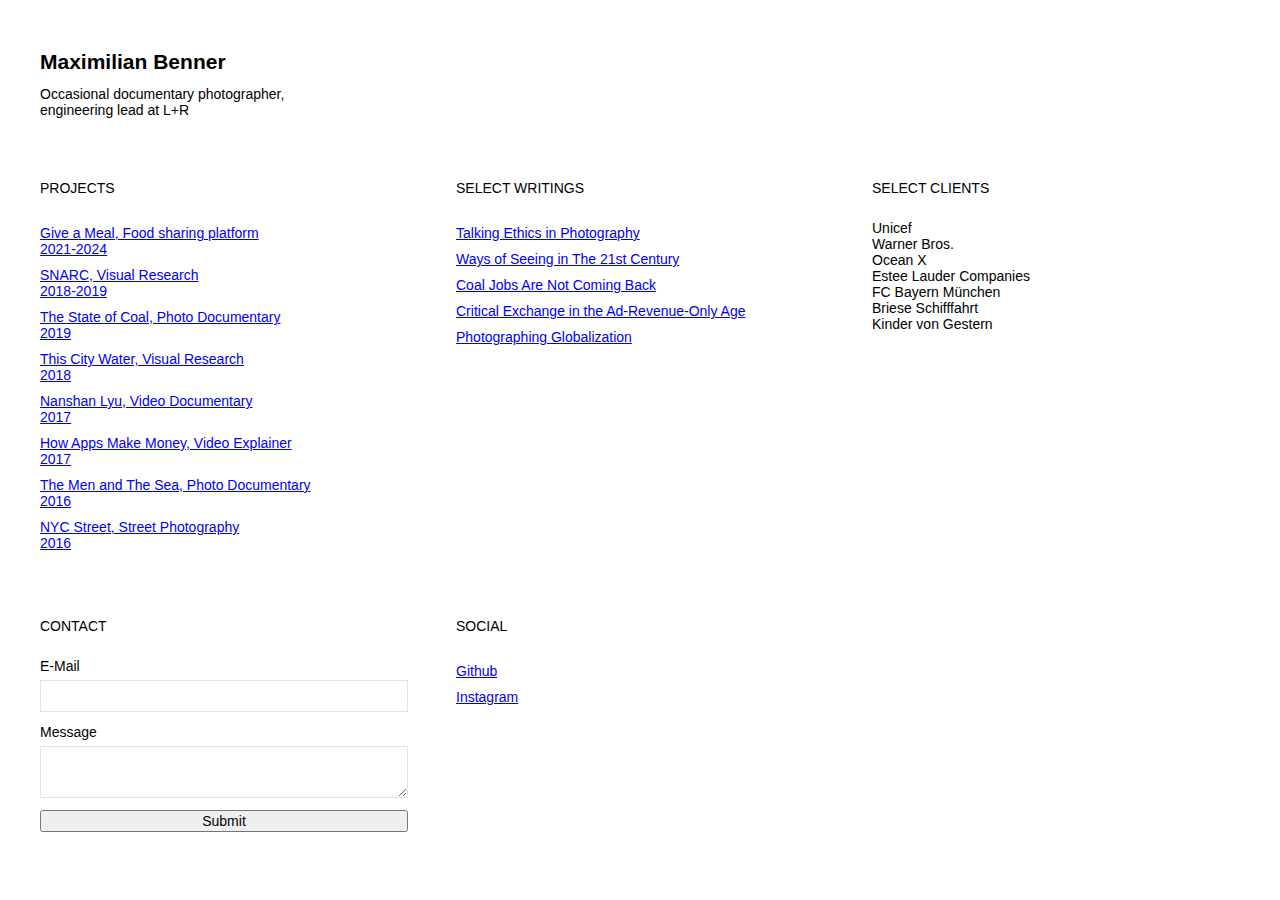
<file: public/index.html>
<!DOCTYPE html>
<html>
  <head>
    <meta charset="utf-8" />
    <meta name="viewport" content="width=device-width, initial-scale=1" />
    <title>Maximilian Benner - Home</title>

    <link rel="stylesheet" href="index.css" />
    <link rel="stylesheet" href="styles.css" />
  </head>

  <body>
    <nav>Maximilian Benner</nav>
    <p style="max-width: 300px; margin-top: 12px">
      Occasional documentary photographer, engineering lead at L+R
    </p>

    <!--Info Wrapper-->
    <div class="column-wrapper">
      <div class="portfolio-box">
        <h3>PROJECTS</h3>
        <a class="hoverbox" href="https://www.give-a-meal.org" target="_blank"
          >Give a Meal, Food sharing platform<br />2021-2024</a
        >
        <a class="hoverbox" href="./projects/snarc.html"
          >SNARC, Visual Research<br />2018-2019</a
        >
        <a class="hoverbox" href="./projects/state-of-coal.html"
          >The State of Coal, Photo Documentary<br />2019</a
        >
        <a class="hoverbox" href="./projects/this-city-water.html"
          >This City Water, Visual Research<br />2018</a
        >
        <a class="hoverbox" href="https://vimeo.com/246730854" target="_blank"
          >Nanshan Lyu, Video Documentary<br />2017</a
        >
        <a class="hoverbox" href="https://vimeo.com/238695118" target="_blank"
          >How Apps Make Money, Video Explainer<br />2017</a
        >
        <a class="hoverbox" href="./projects/the-men-and-the-sea.html"
          >The Men and The Sea, Photo Documentary<br />2016</a
        >
        <a class="hoverbox" href="./projects/nyc-street.html"
          >NYC Street, Street Photography<br />2016</a
        >
      </div>

      <div class="portfolio-box">
        <h3>SELECT WRITINGS</h3>
        <a
          class="hoverbox"
          href="https://fstoppers.com/documentary/talking-ethics-photography-223521"
          target="_empty"
          >Talking Ethics in Photography<br
        /></a>
        <a
          class="hoverbox"
          href="https://medium.com/@maxibenner/snarc-93103a30661e"
          target="_empty"
          >Ways of Seeing in The 21st Century<br
        /></a>
        <a
          class="hoverbox"
          href="https://medium.com/@maxibenner/coal-jobs-are-not-coming-back-81653d517405"
          target="_empty"
          >Coal Jobs Are Not Coming Back<br
        /></a>
        <a
          class="hoverbox"
          href="https://medium.com/@maxibenner/the-newspapers-financing-predicament-2f71573e80e3"
          target="_empty"
          >Critical Exchange in the Ad-Revenue-Only Age<br
        /></a>
        <a
          class="hoverbox"
          href="https://medium.com/@maxibenner/photographing-globalisation-c71bd8fe5364"
          target="_empty"
          >Photographing Globalization<br
        /></a>
      </div>
      <div class="portfolio-box">
        <h3>SELECT CLIENTS</h3>
        <p>
          <span>Unicef<br /></span>
          <span>Warner Bros.<br /></span>
          <span>Ocean X<br /></span>
          <span>Estee Lauder Companies<br /></span>
          <span>FC Bayern München<br /></span>
          <span>Briese Schifffahrt<br /></span>
          <span>Kinder von Gestern<br /></span>
        </p>
      </div>
      <!-- <div class="portfolio-box">
        <h3>EDUCATION</h3>
        <p>BFA Photography/Journalism, The New School<br />2015-2019</p>
      </div>
      <div class="portfolio-box">
        <h3>WORK EXPERIENCE</h3>
        <p>Engineering Lead, L+R<br />2022-present</p>
        <p>Founder, Fotura<br />2019-present</p>
        <p>Photographer, Freelance<br />2017-present</p>
        <p>
          Teaching Assistant, International Center of Photography<br />2018-2019
        </p>
        <p>Staff Writer, Fstoppers<br />2017</p>
        <p>Deputy News Editor, New School Free Press<br />2016</p>
        <p>Editorial Intern, Constantin Entertainment<br />2014</p>
        <p>Assistant to the Manager, Monte Video<br />2013</p>
      </div> -->
      <div class="portfolio-box">
        <h3>CONTACT</h3>
        <form
          action="https://www.simplecontactform.org/submit/66bb43e8e8ac3485287edc28"
          method="POST"
        >
          <!-- <input
            value="https://maximilianbenner.com/success.html"
            type="hidden"
            name="redirect"
          /> -->

          <label for="form-input-email">E-Mail</label>
          <input id="form-input-email" type="email" name="Email" required />
          <label for="form-input-message">Message</label>
          <textarea id="form-input-message" name="Message" required></textarea>

          <input type="hidden" name="are_you_human" />

          <button type="submit">Submit</button>
        </form>
      </div>
      <div class="portfolio-box">
        <h3>SOCIAL</h3>
        <a class="hoverbox" href="https://github.com/maxibenner" target="_blank"
          >Github</a
        >
        <a
          class="hoverbox"
          href="https://www.instagram.com/maximilianbenner/"
          target="_blank"
          >Instagram</a
        >
      </div>
    </div>

    <!-- Scripts -->
    <!-- <script src="./js/preload.js"></script> -->
  </body>
</html>
</file>
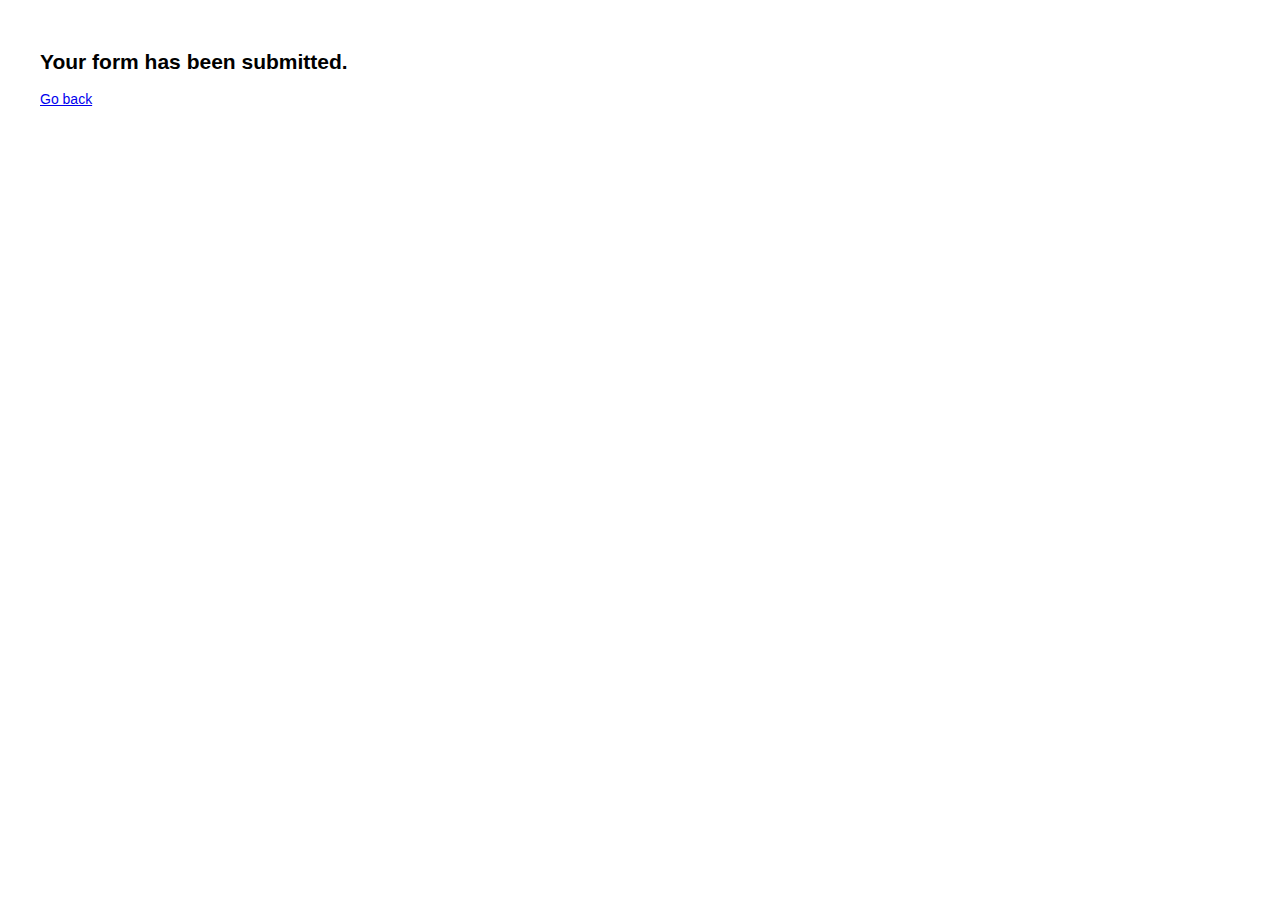
<file: public/success.html>
<!DOCTYPE html>
<html lang="en">
  <head>
    <meta charset="UTF-8" />
    <meta name="viewport" content="width=device-width, initial-scale=1.0" />
    <title>Success</title>

    <link rel="stylesheet" href="index.css" />
    <link rel="stylesheet" href="styles.css" />
  </head>
  <body>
    <h2>Your form has been submitted.</h2>
    <!-- <p>I will get back to you as soon as possible.</p> -->
    <a href="./index.html">Go back</a>
  </body>
</html>
</file>
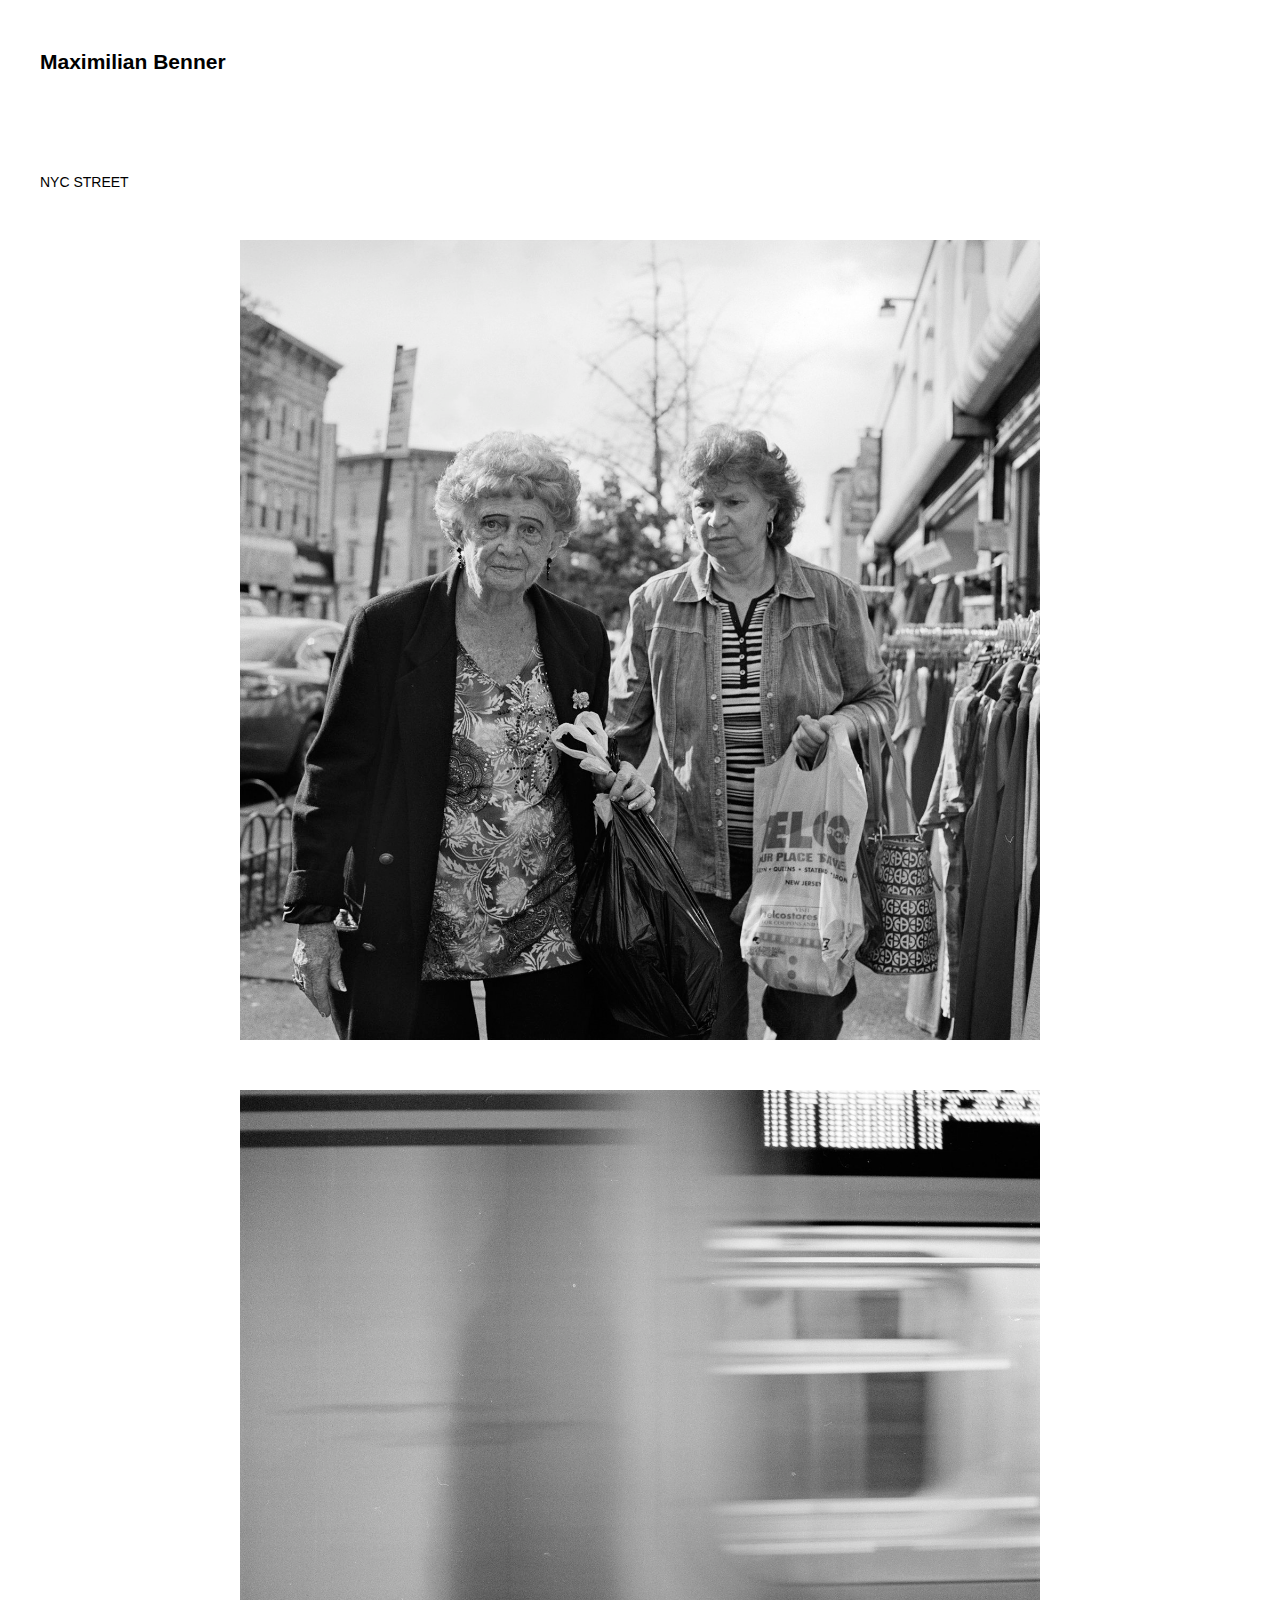
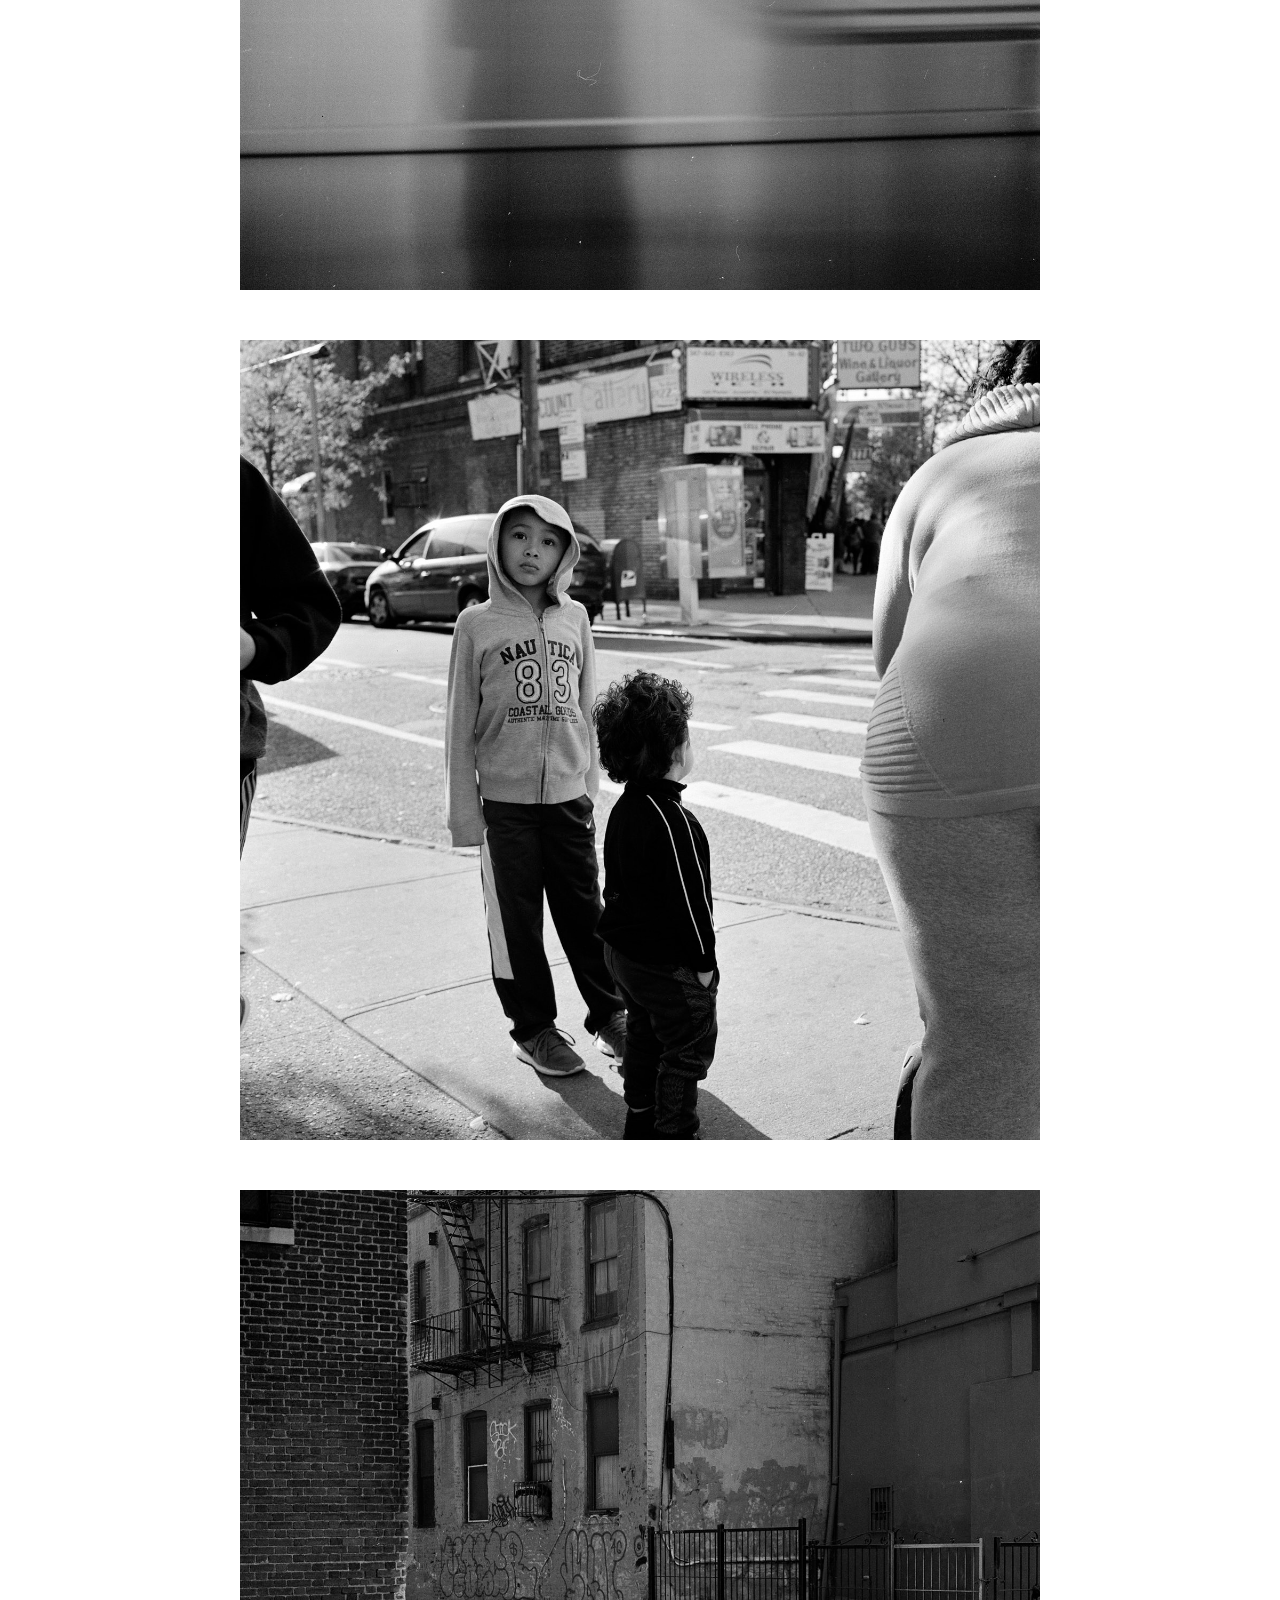
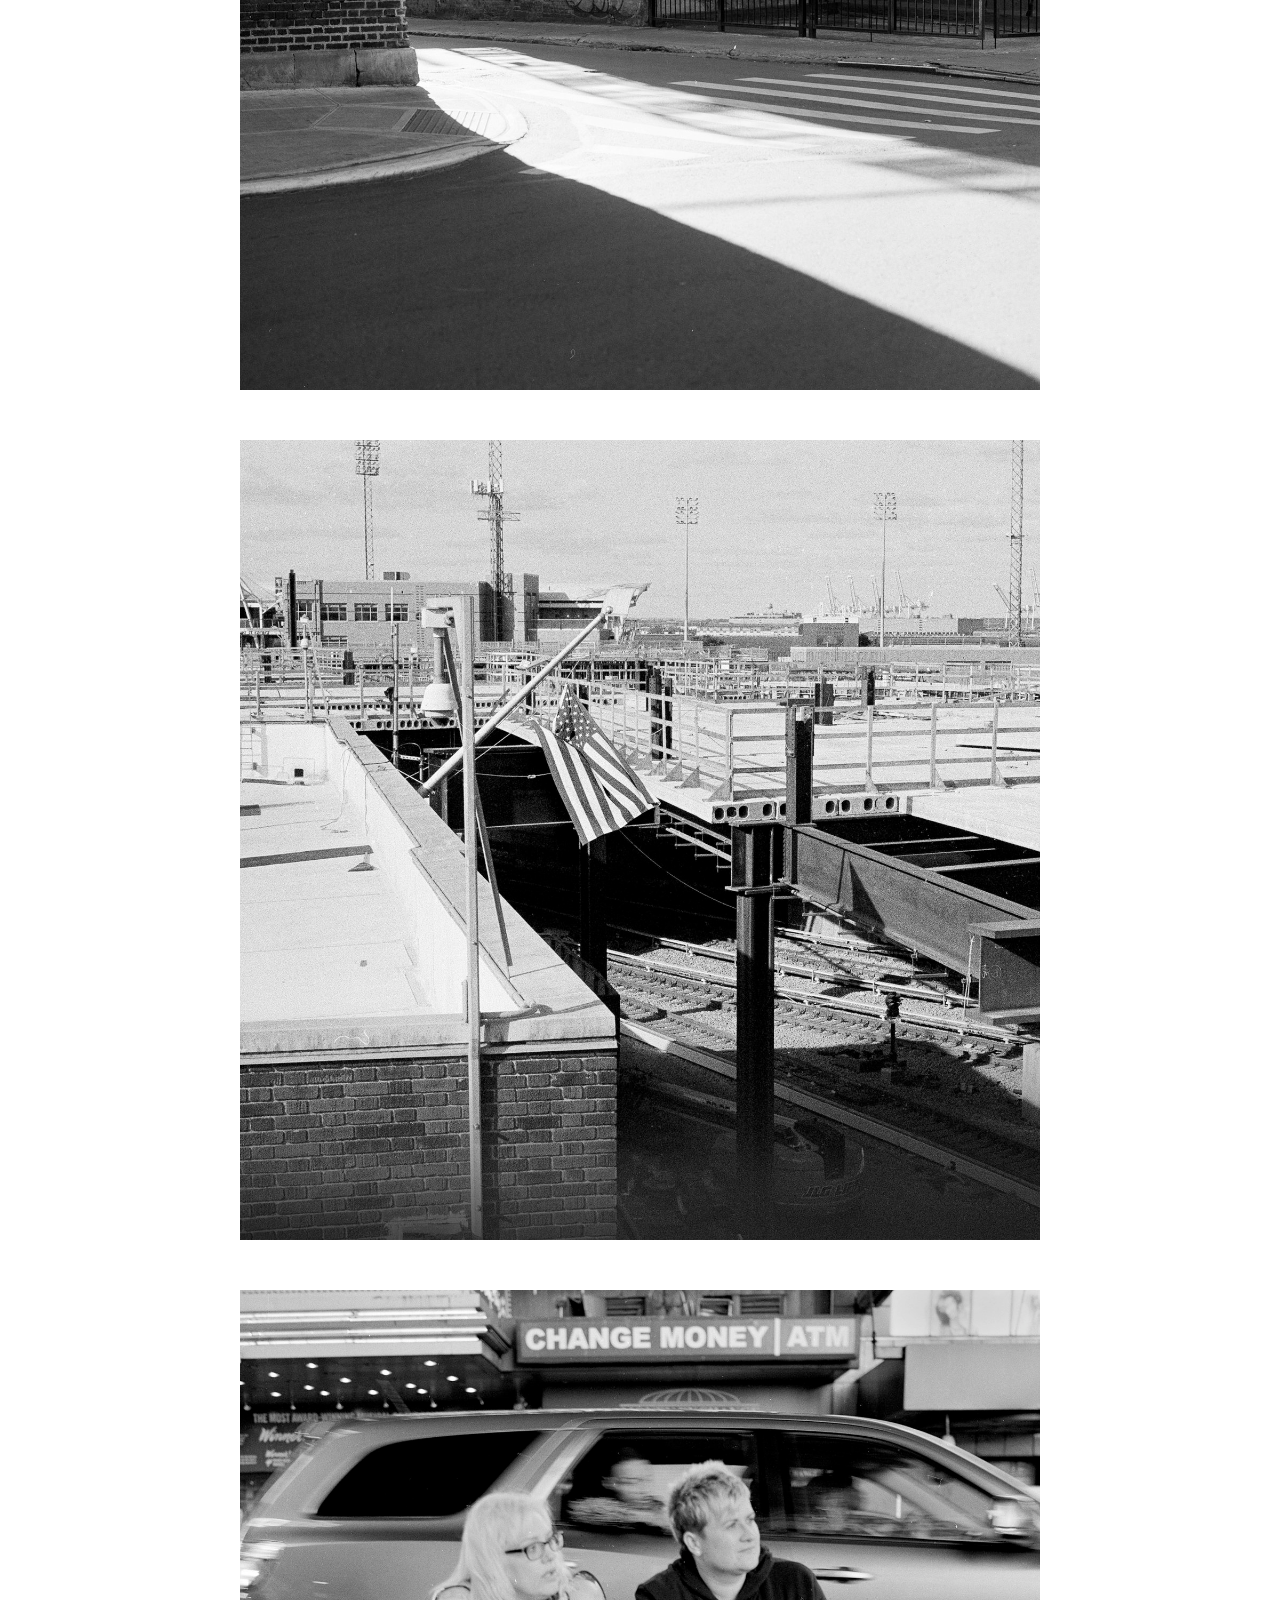
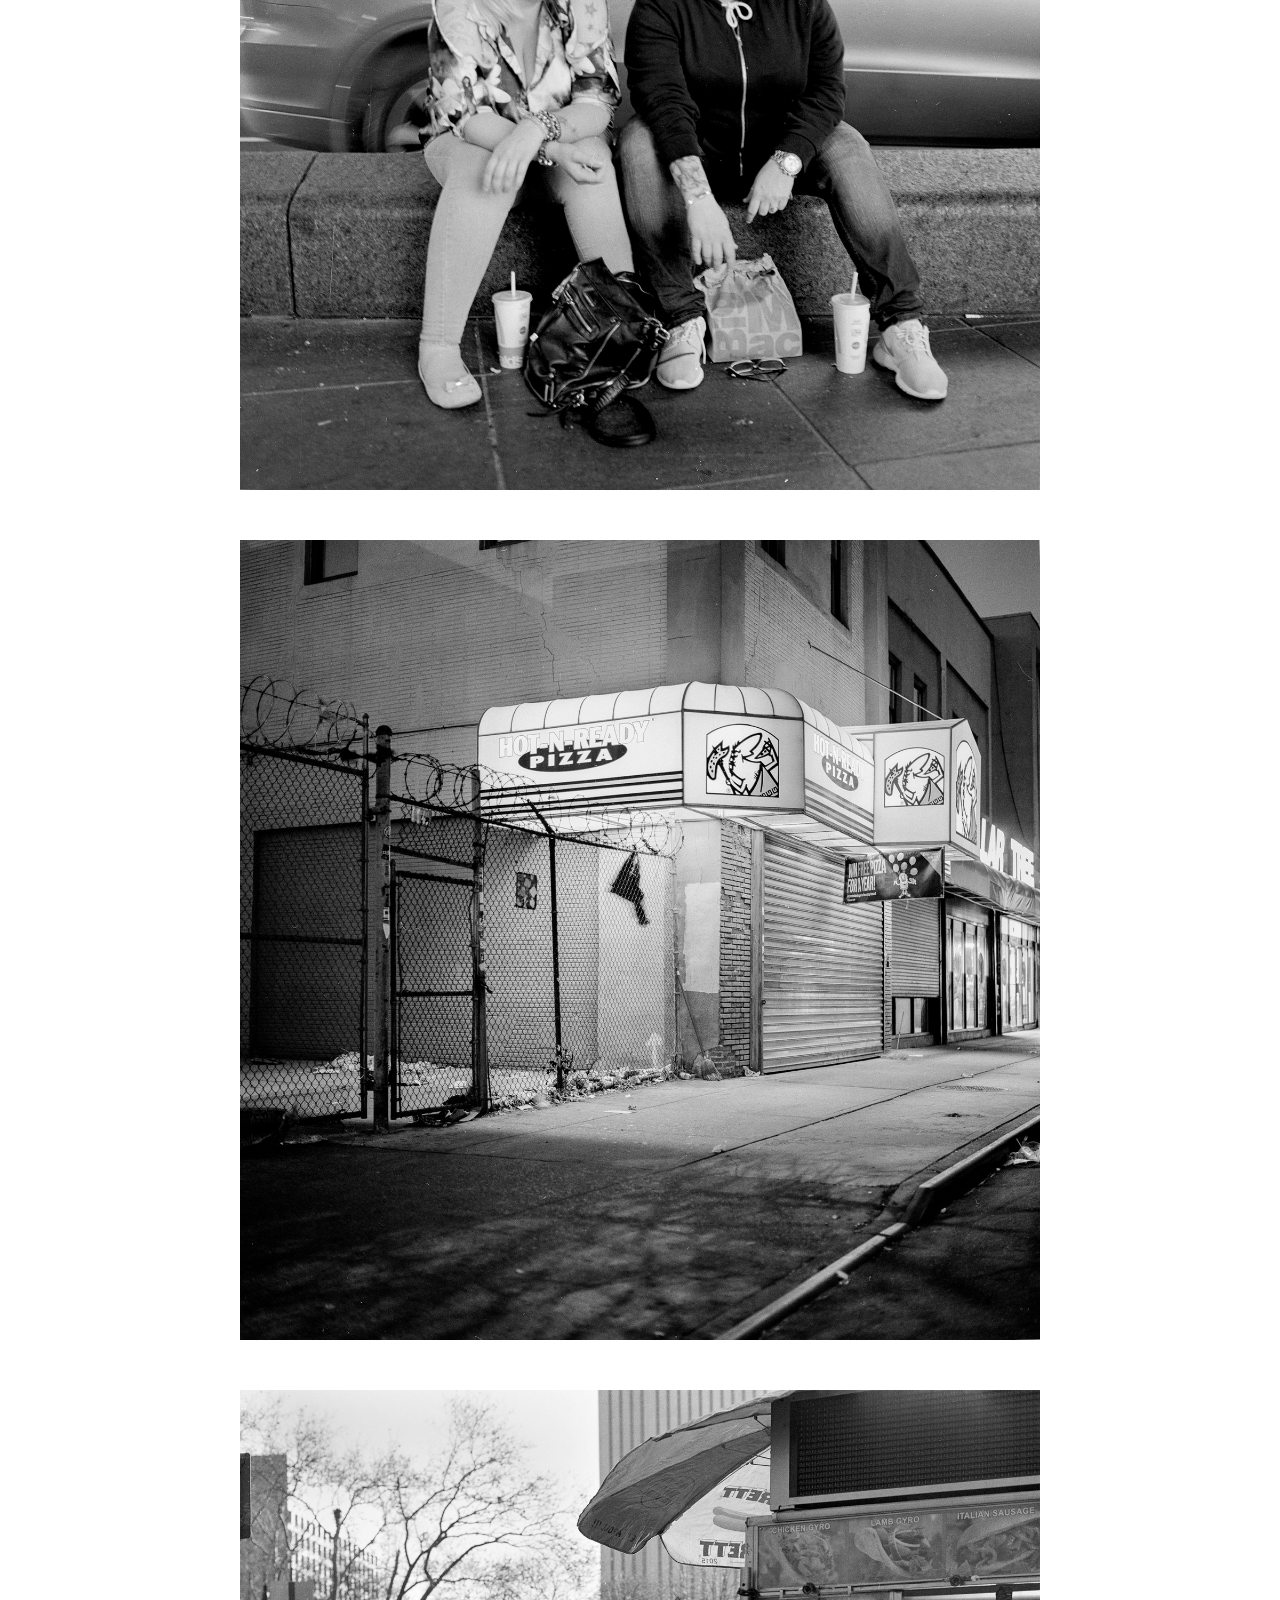
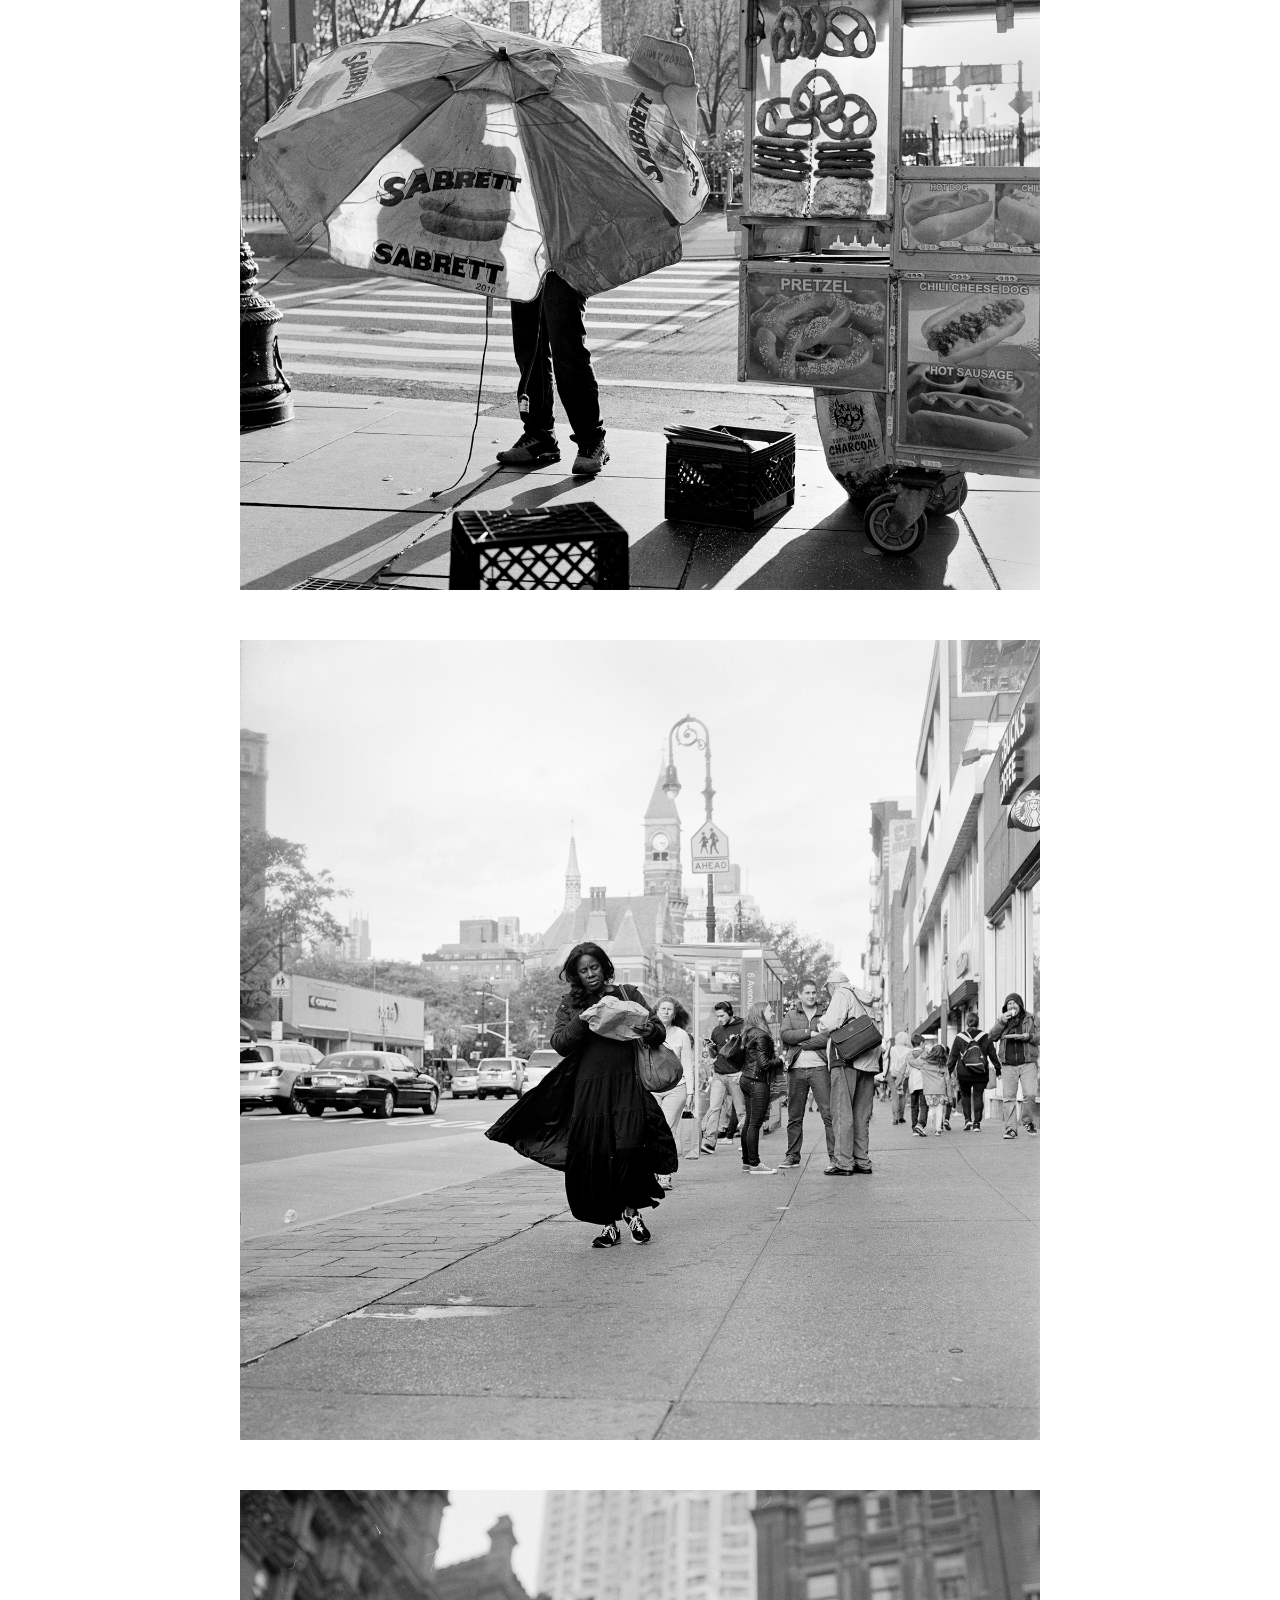
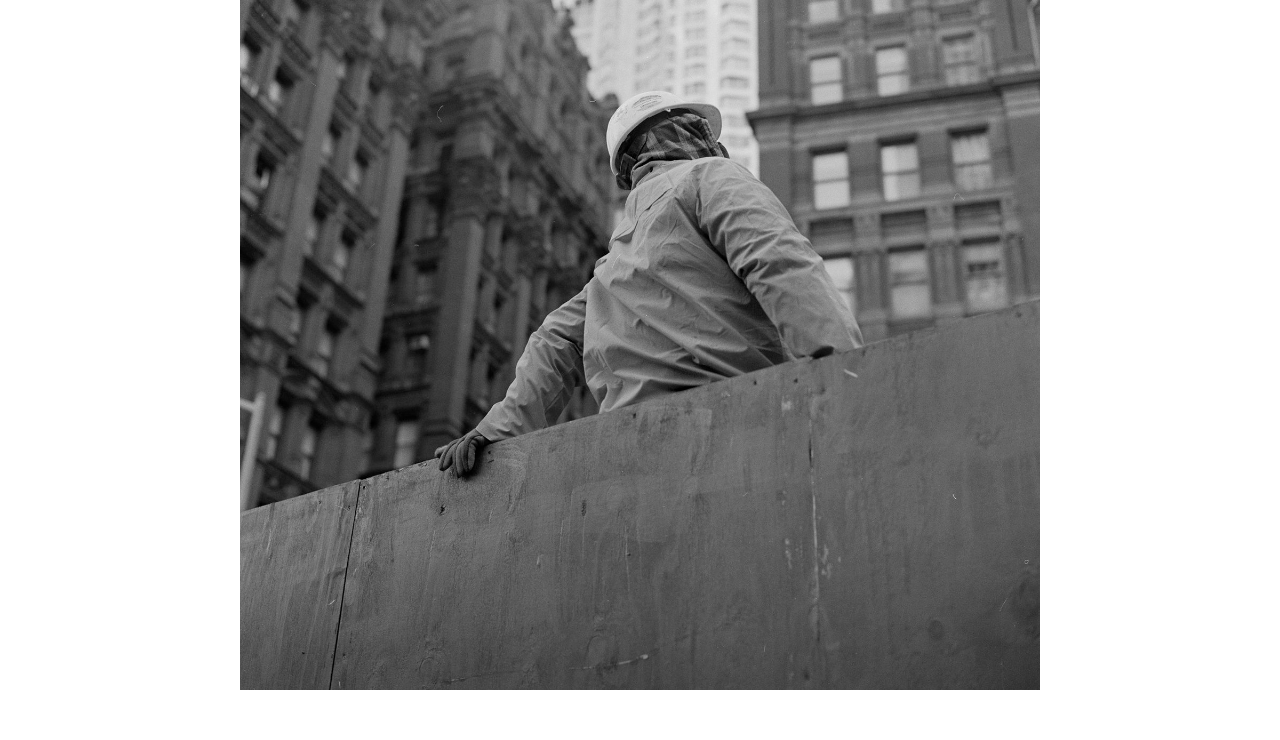
<file: public/projects/nyc-street.html>
<!DOCTYPE html>
<html>
  <head>
    <meta charset="utf-8" />
    <meta name="viewport" content="width=device-width, initial-scale=1" />
    <title>NYC Street</title>

    <link rel="stylesheet" href="../styles.css" />
    <link rel="stylesheet" href="./projects.css" />
  </head>

  <body>
    <nav>Maximilian Benner</nav>

    <!--Wrapper-->
    <div class="content-wrapper">
      <!--Text-->
      <div class="small-text-box">
        <h3>NYC STREET</h3>
      </div>
      <!--Images-->
      <img src="./images/nyc-street/1.jpg" alt="" />
      <img src="./images/nyc-street/2.jpg" alt="" />
      <img src="./images/nyc-street/3.jpg" alt="" />
      <img src="./images/nyc-street/4.jpg" alt="" />
      <img src="./images/nyc-street/5.jpg" alt="" />
      <img src="./images/nyc-street/6.jpg" alt="" />
      <img src="./images/nyc-street/7.jpg" alt="" />
      <img src="./images/nyc-street/8.jpg" alt="" />
      <img src="./images/nyc-street/9.jpg" alt="" />
      <img src="./images/nyc-street/10.jpg" alt="" />
    </div>

    <!--Back Button-->
    <!-- <div class='back-wrapper'>
    <a href='../index.html'>⬅ back</a>
  </div> -->
  </body>
</html>
</file>
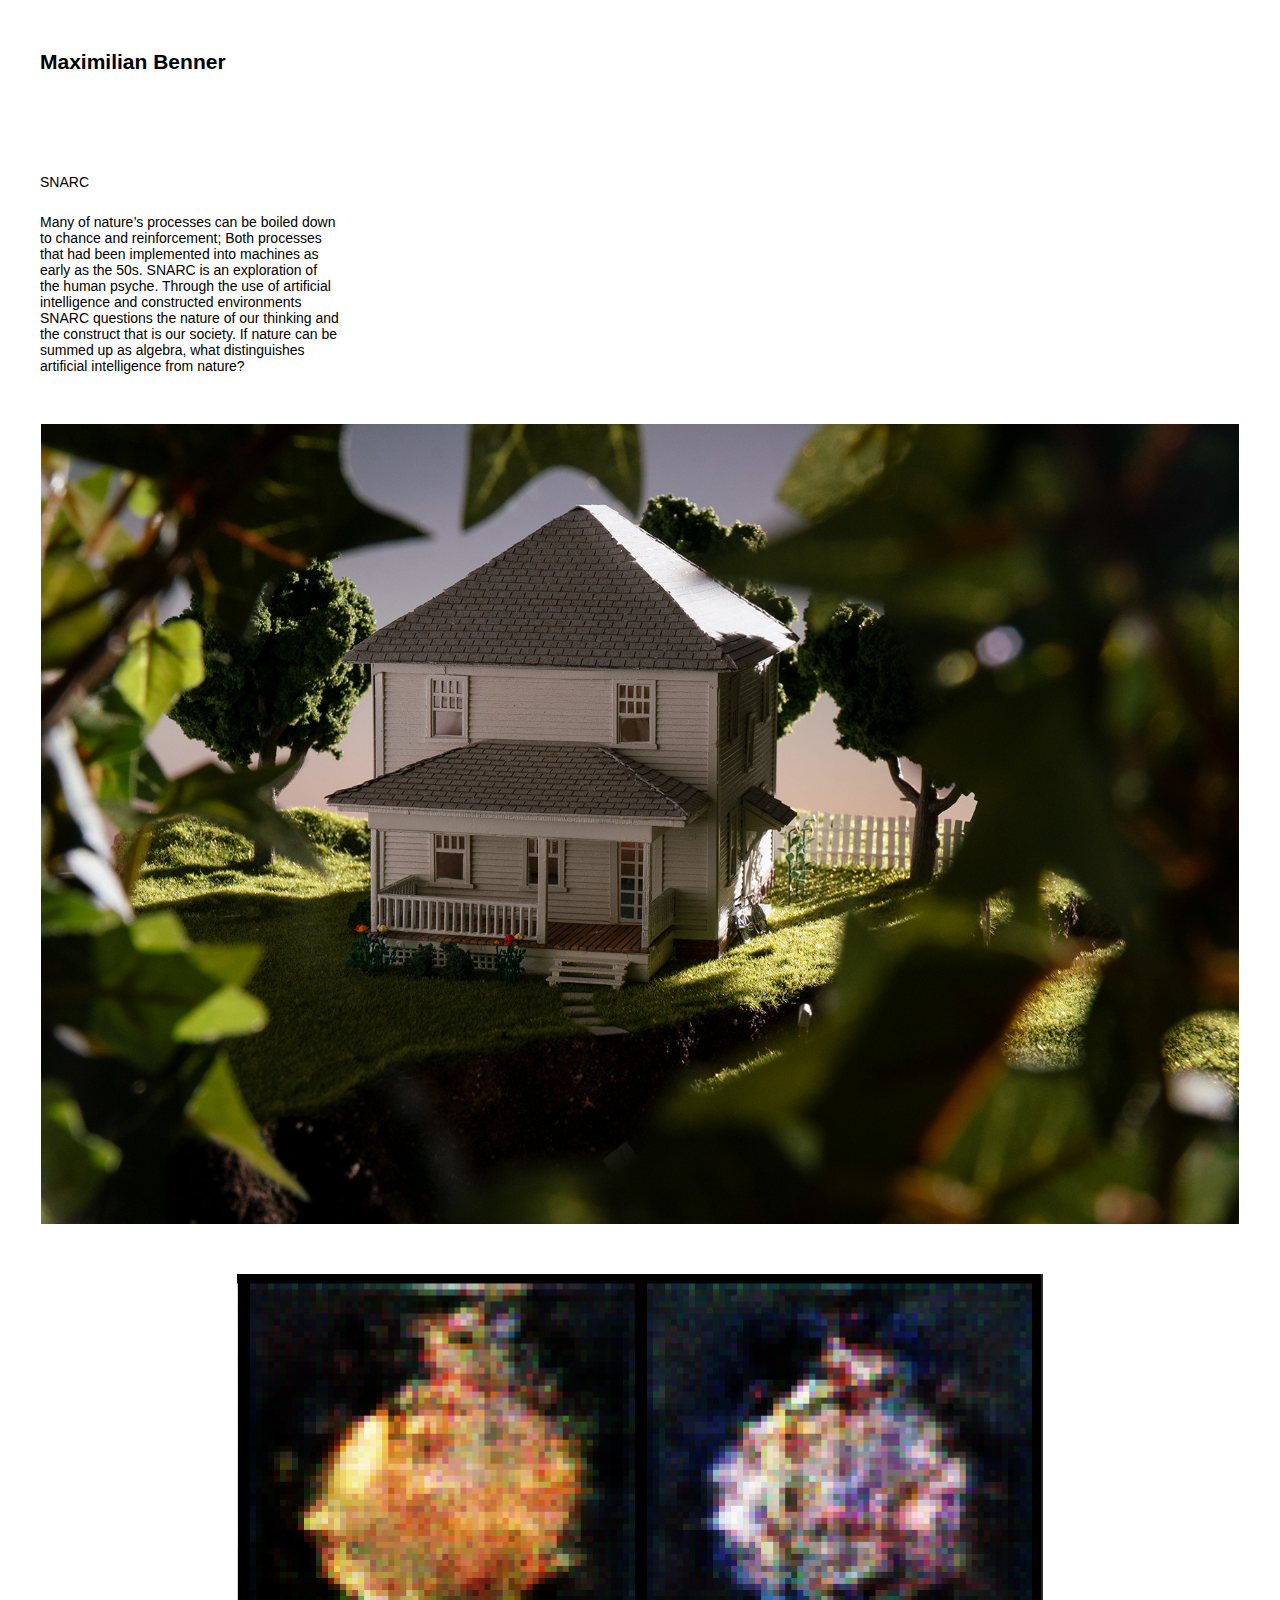
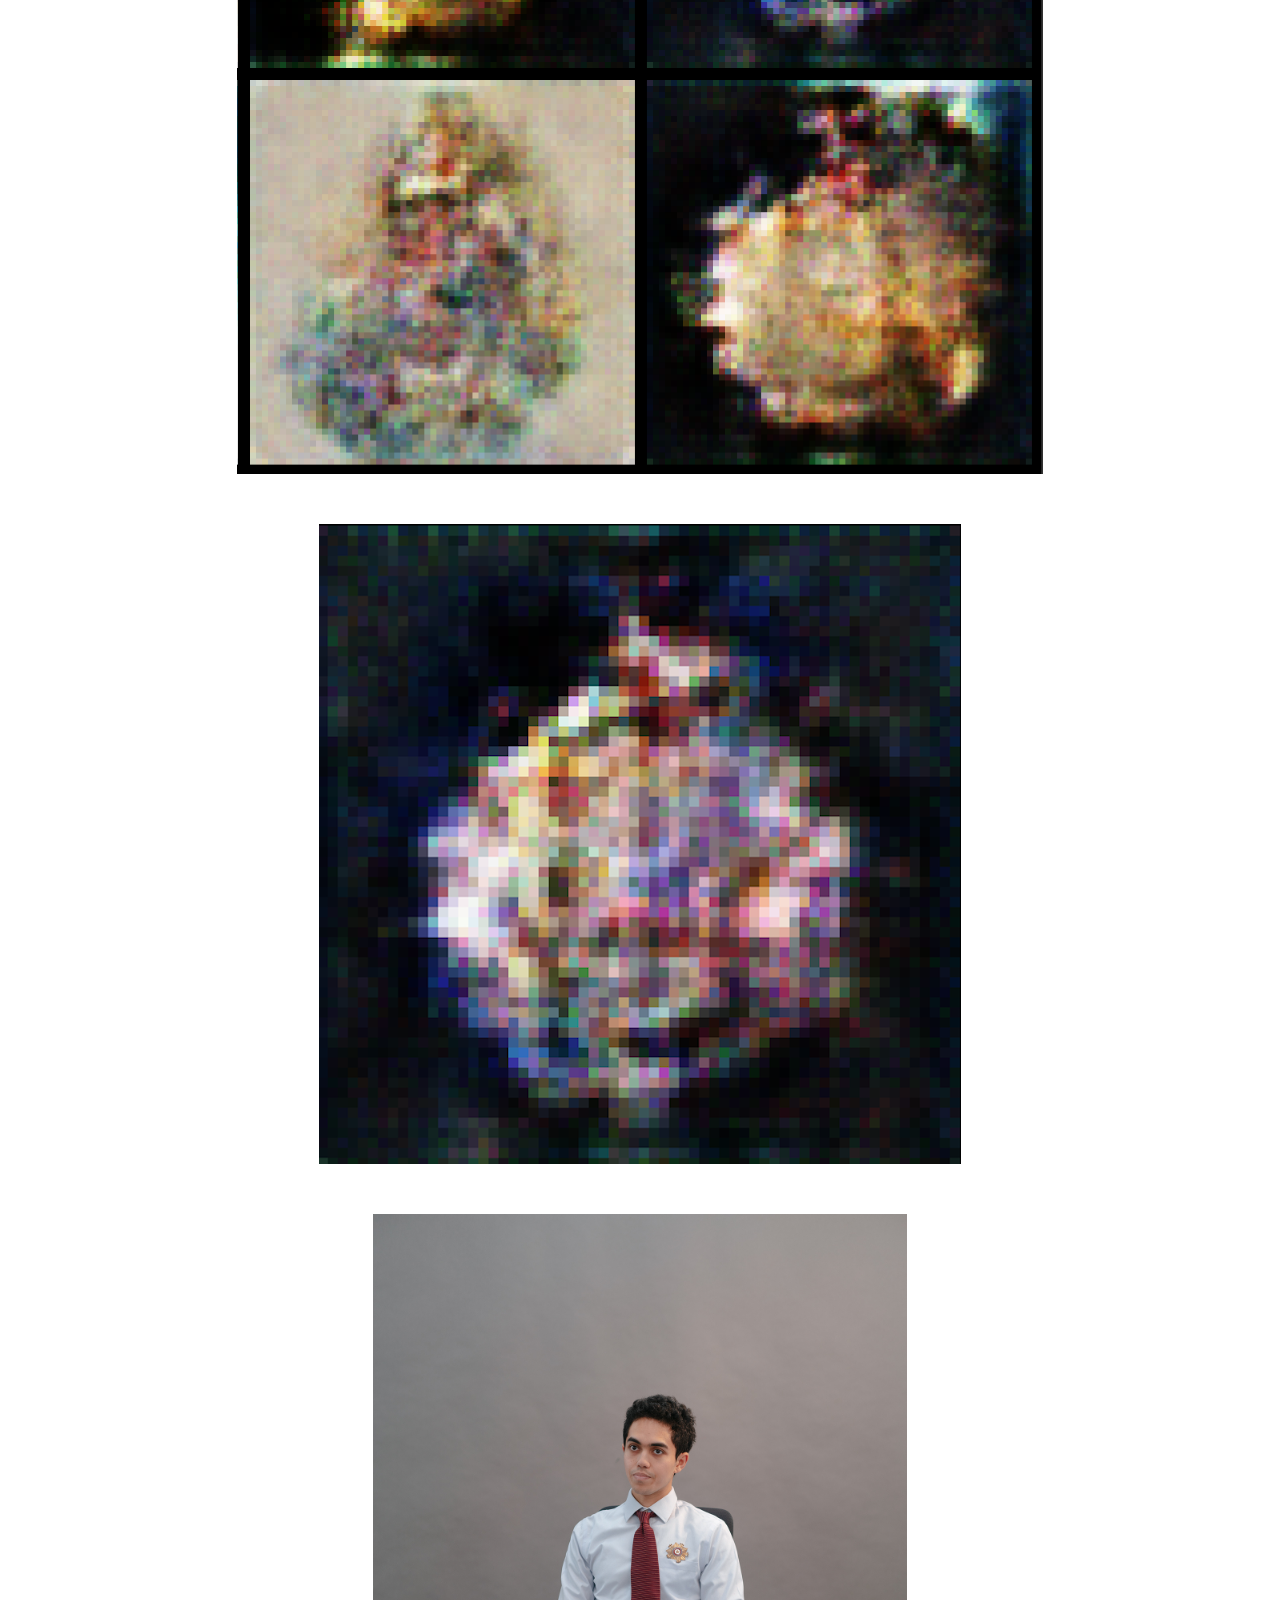
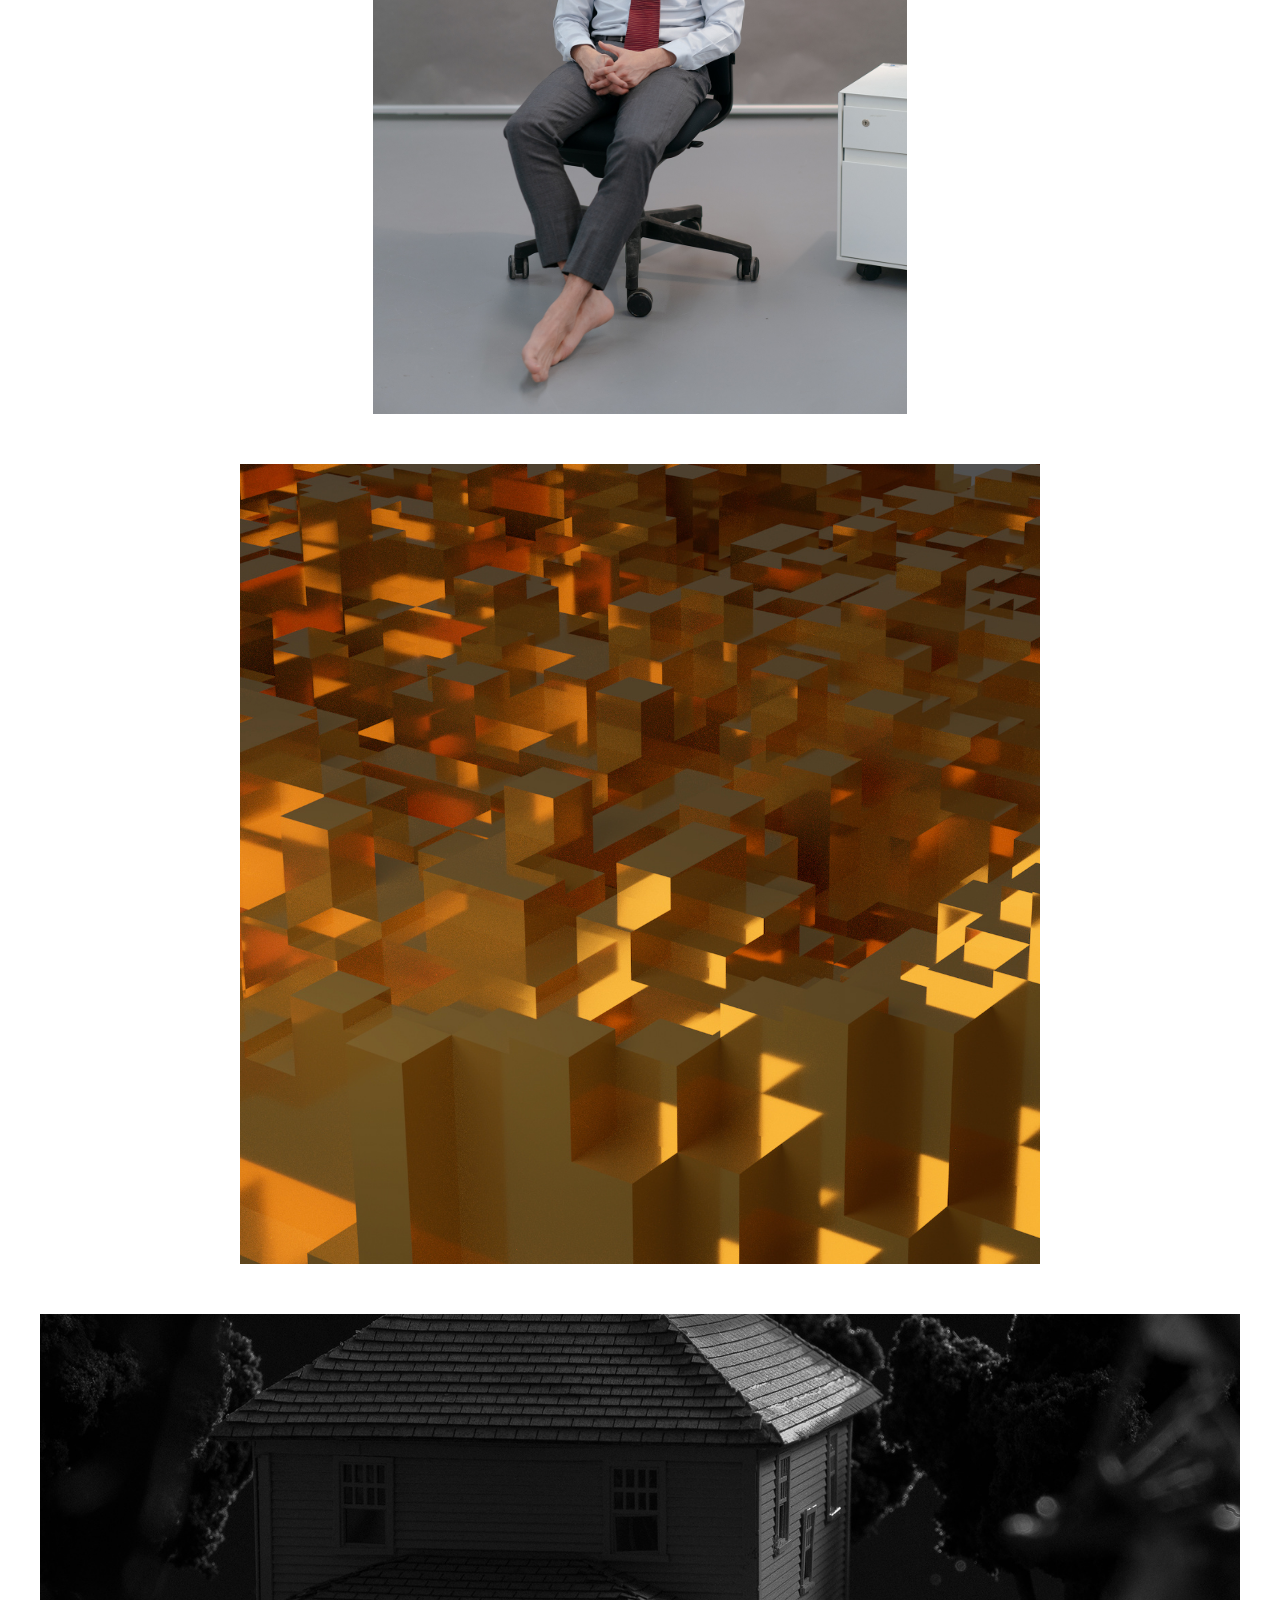
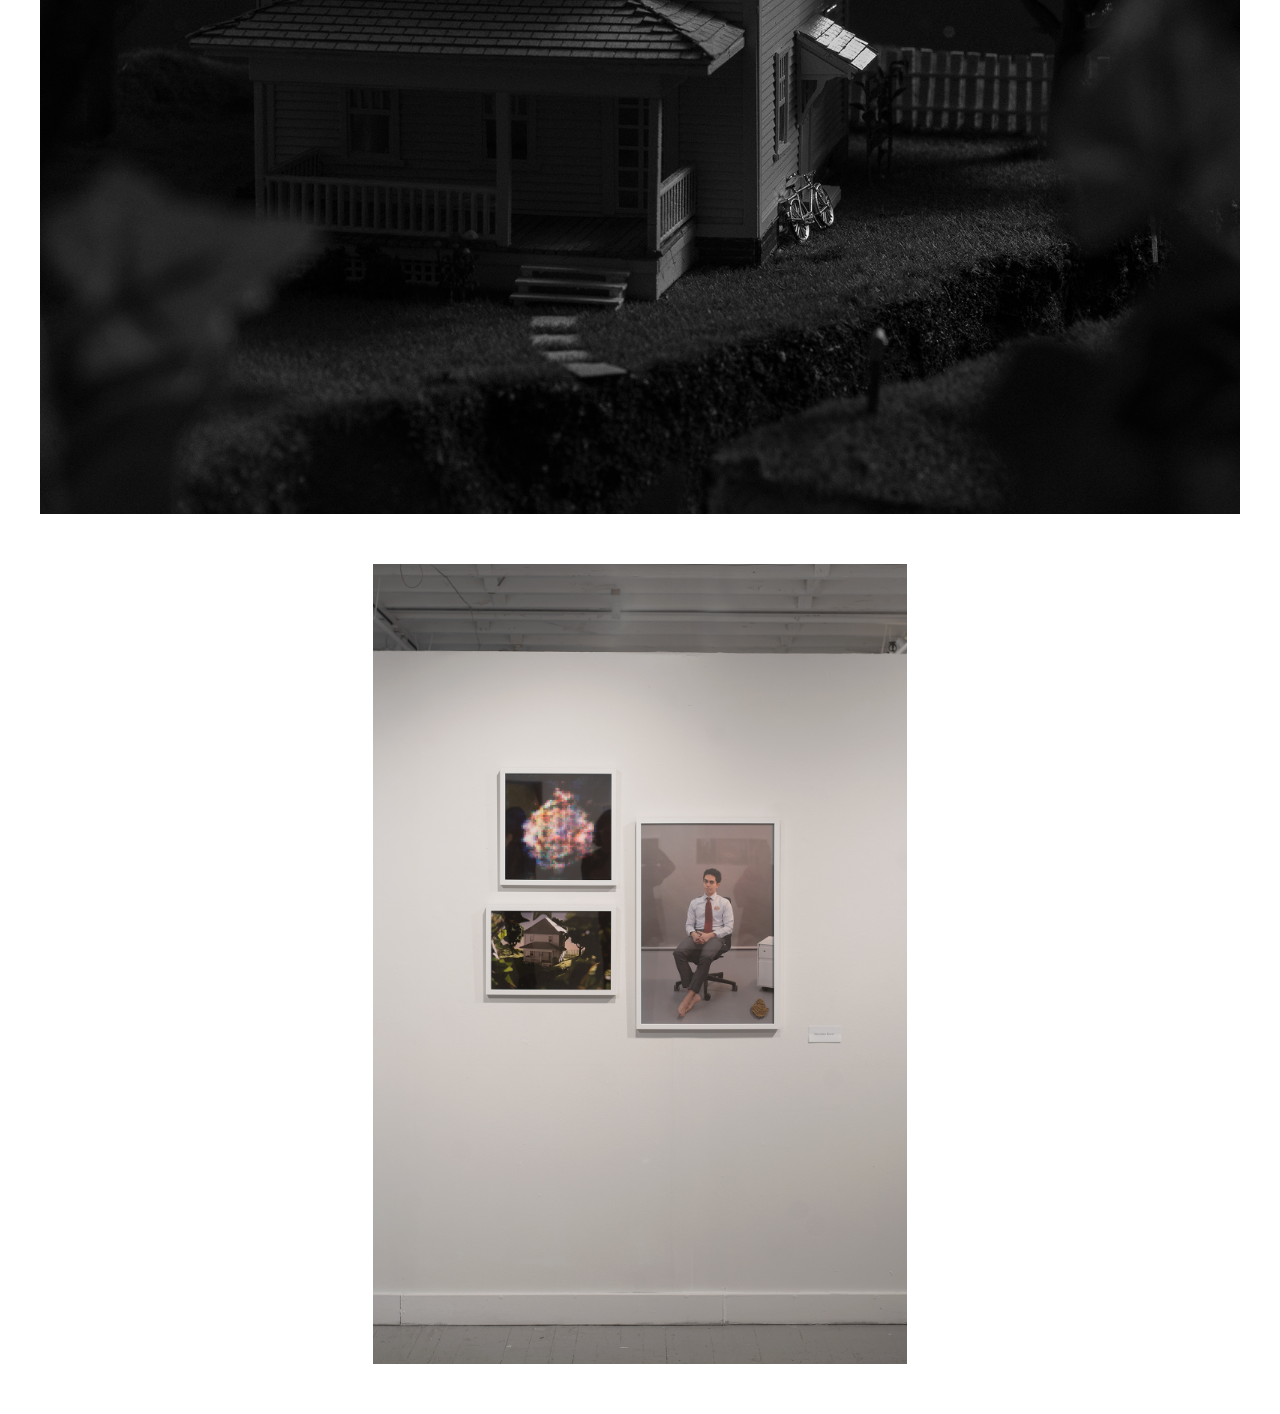
<file: public/projects/snarc.html>
<!DOCTYPE html>
<html>
  <head>
    <meta charset="utf-8" />
    <meta name="viewport" content="width=device-width, initial-scale=1" />
    <title>SNARC</title>

    <link rel="stylesheet" href="../styles.css" />
    <link rel="stylesheet" href="./projects.css" />
  </head>

  <body>
    <nav>Maximilian Benner</nav>

    <!--Wrapper-->
    <div class="content-wrapper">
      <!--Text-->
      <div class="small-text-box">
        <h3>SNARC</h3>
        <p>
          Many of nature’s processes can be boiled down to chance and
          reinforcement; Both processes that had been implemented into machines
          as early as the 50s. SNARC is an exploration of the human psyche.
          Through the use of artificial intelligence and constructed
          environments SNARC questions the nature of our thinking and the
          construct that is our society. If nature can be summed up as algebra,
          what distinguishes artificial intelligence from nature?
        </p>
      </div>
      <!--Images-->
      <img src="./images/snarc/1.jpg" alt="" />
      <img src="./images/snarc/2.png" alt="" />
      <img src="./images/snarc/3.png" alt="" />
      <img src="./images/snarc/4.jpg" alt="" />
      <img src="./images/snarc/5.jpg" alt="" />
      <img src="./images/snarc/6.jpg" alt="" />
      <img src="./images/snarc/7.jpg" alt="" />
    </div>

    <!--Back Button-->
    <!-- <div class='back-wrapper'>
    <a href='../index.html'>⬅ back</a>
  </div> -->
  </body>
</html>
</file>
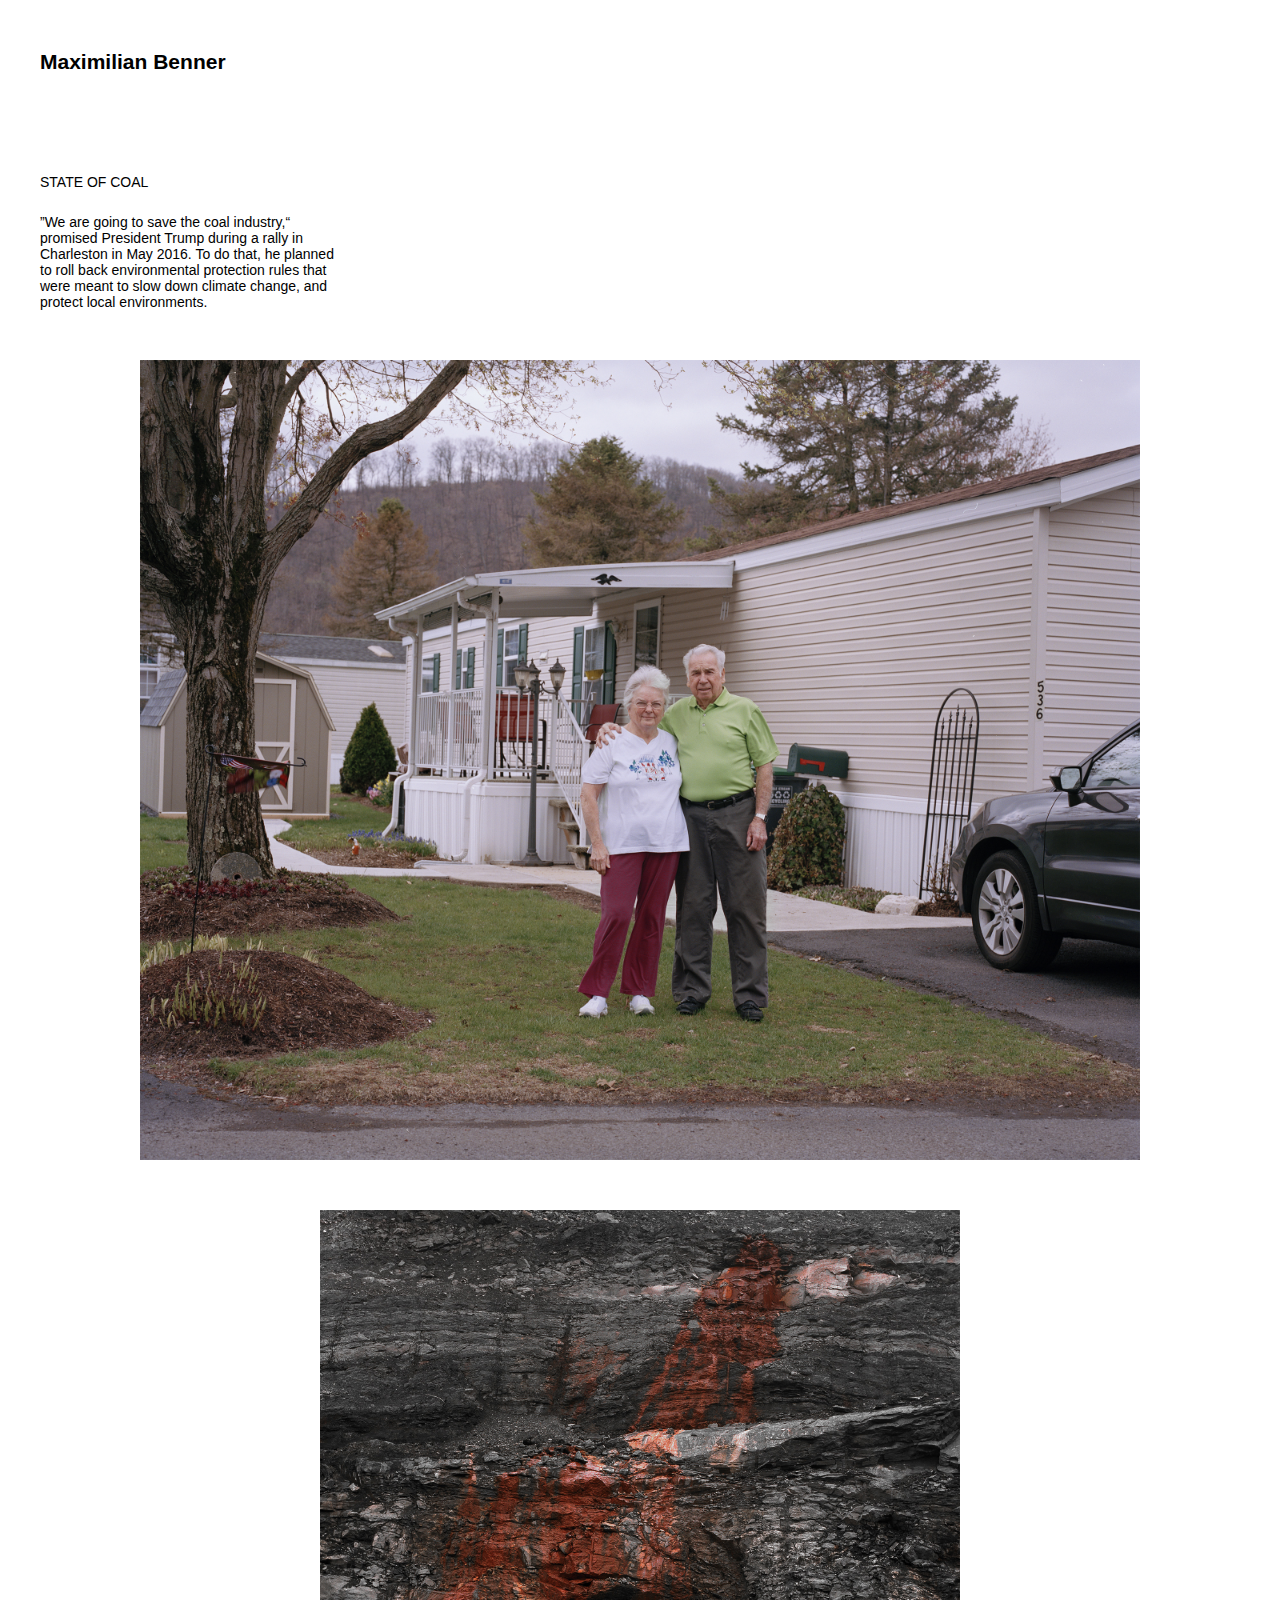
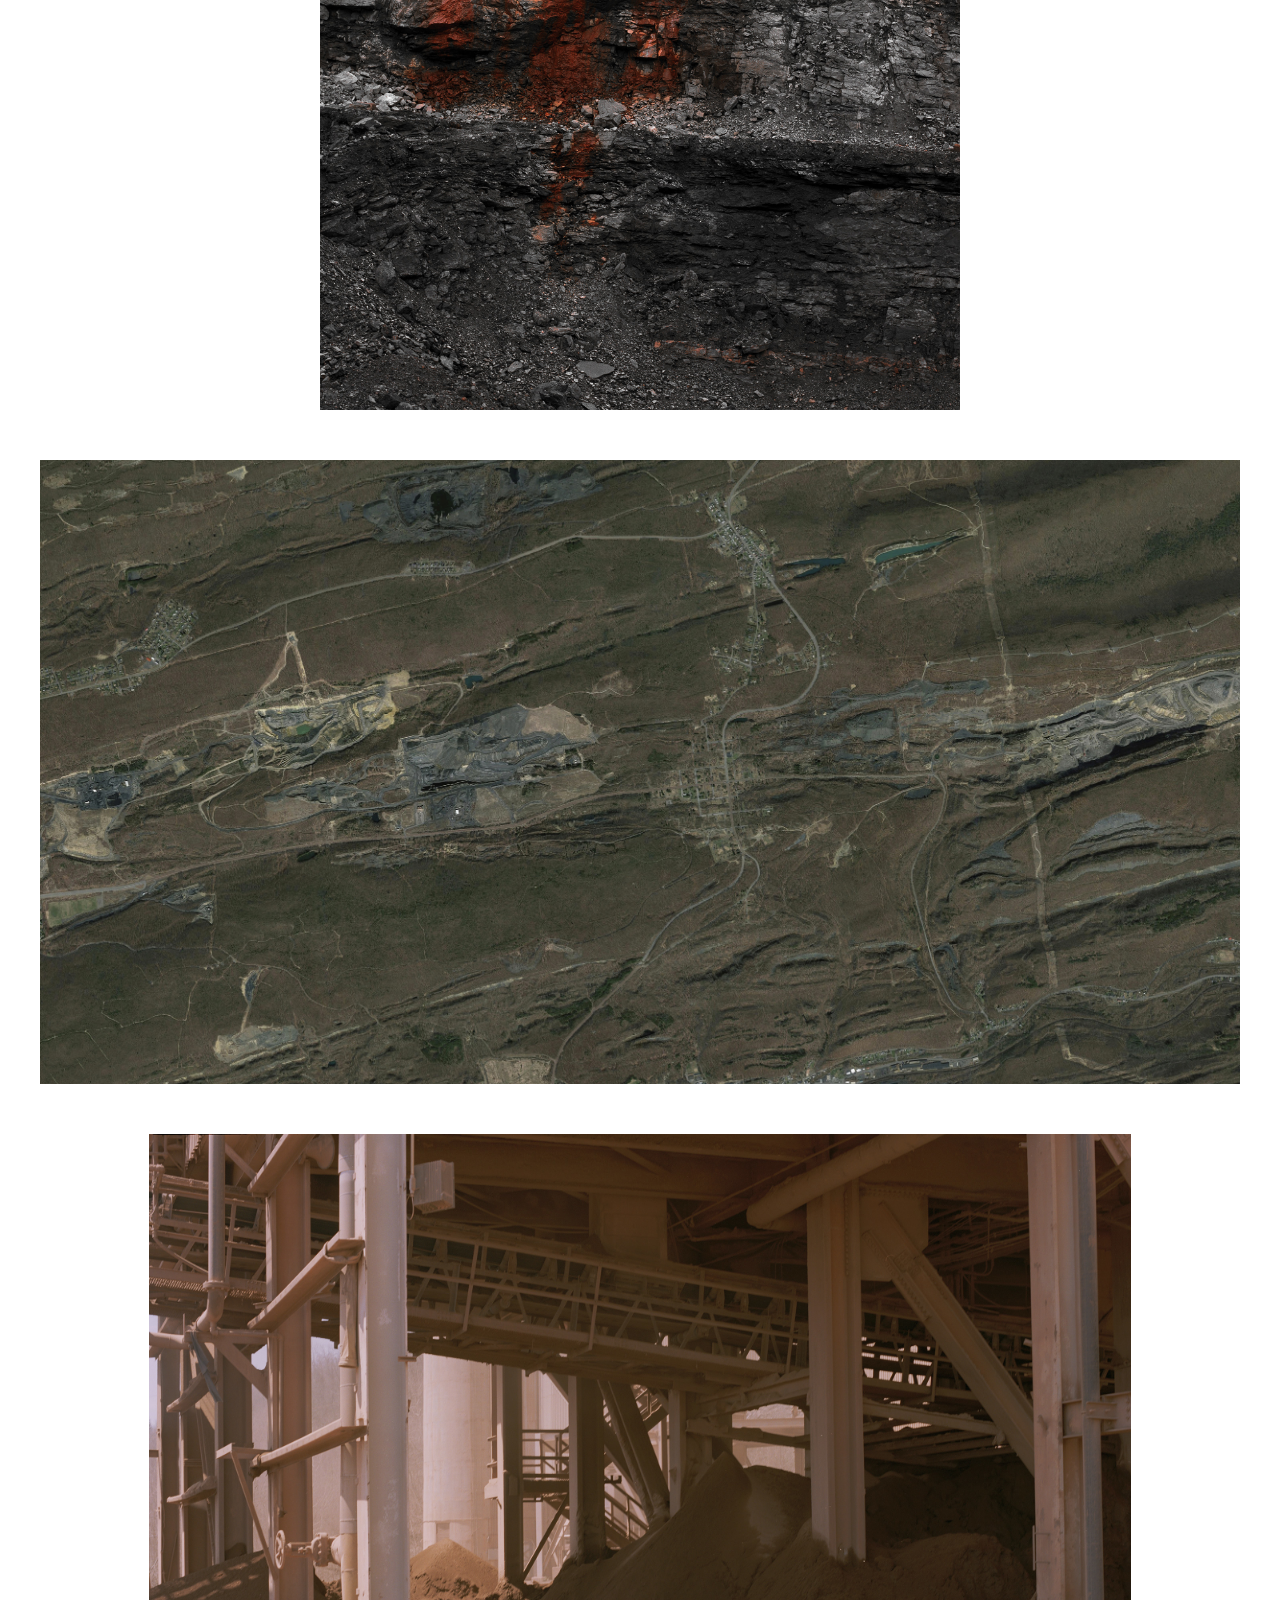
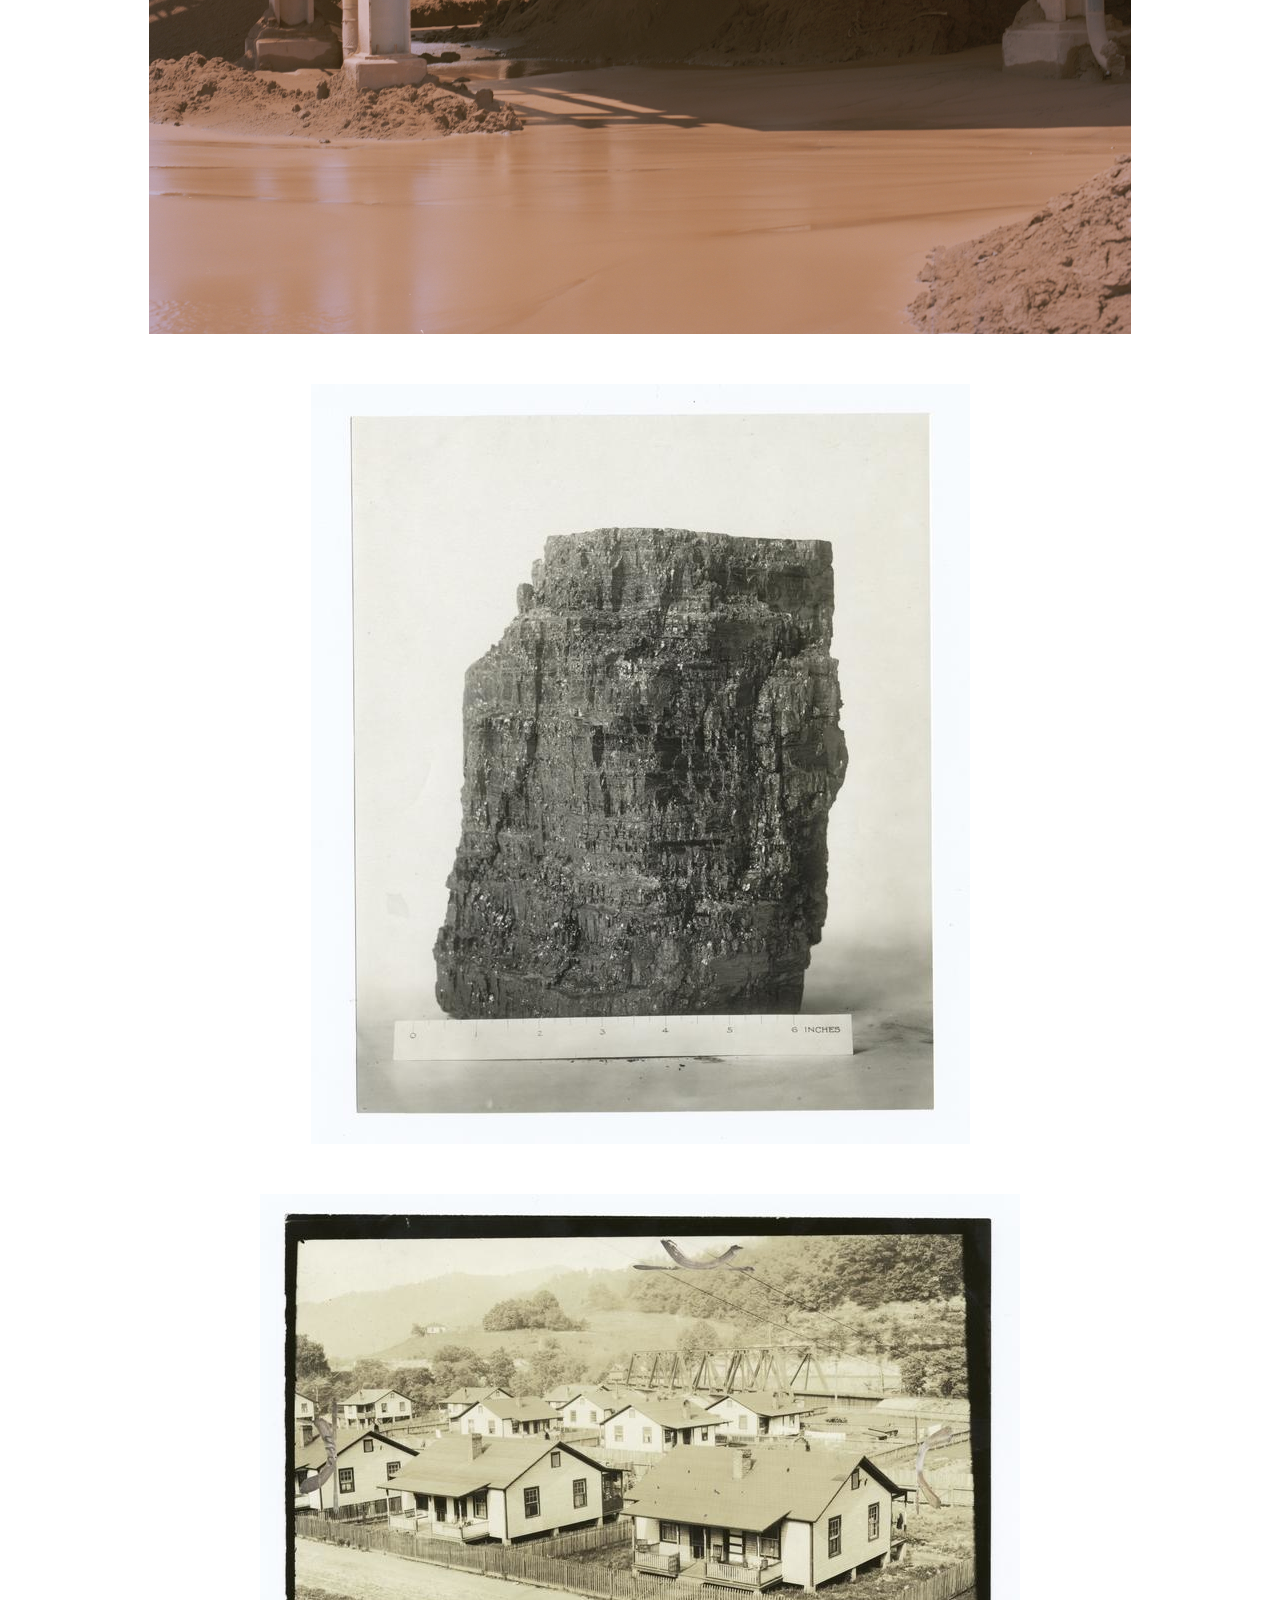
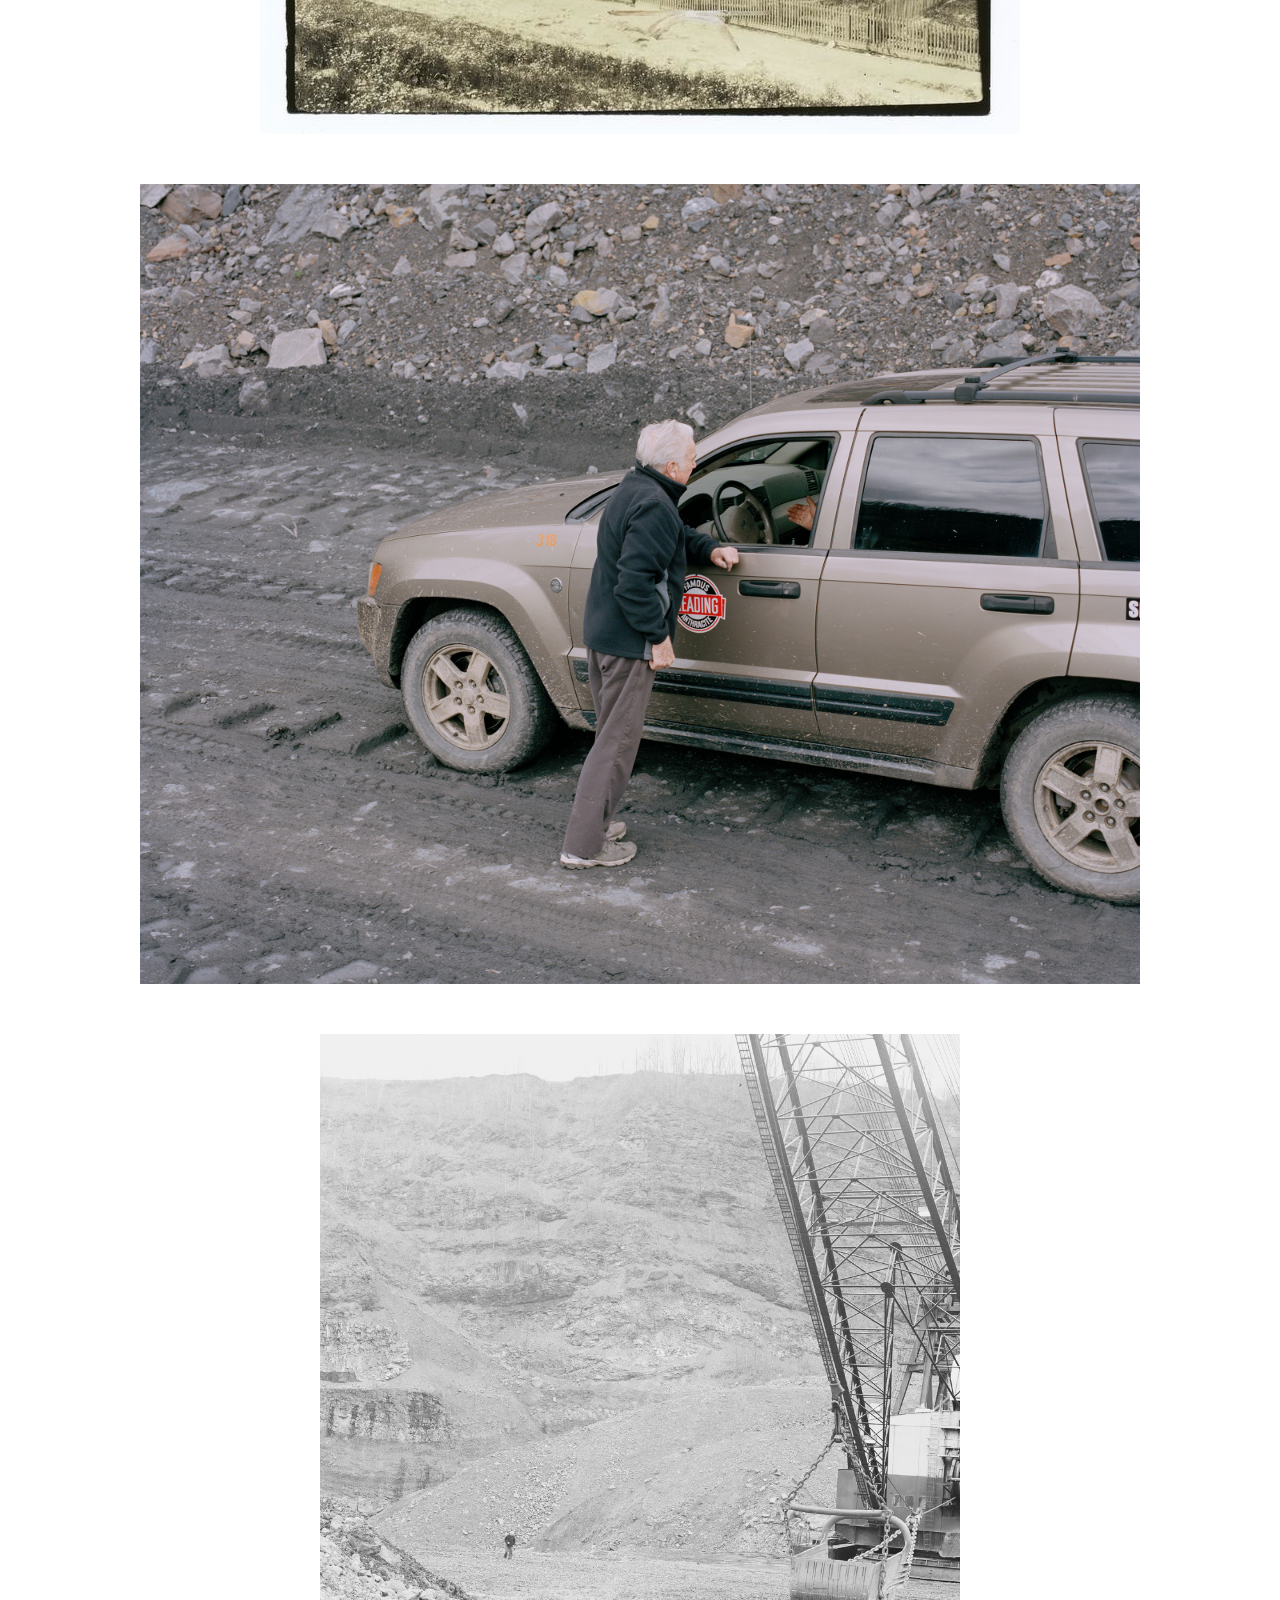
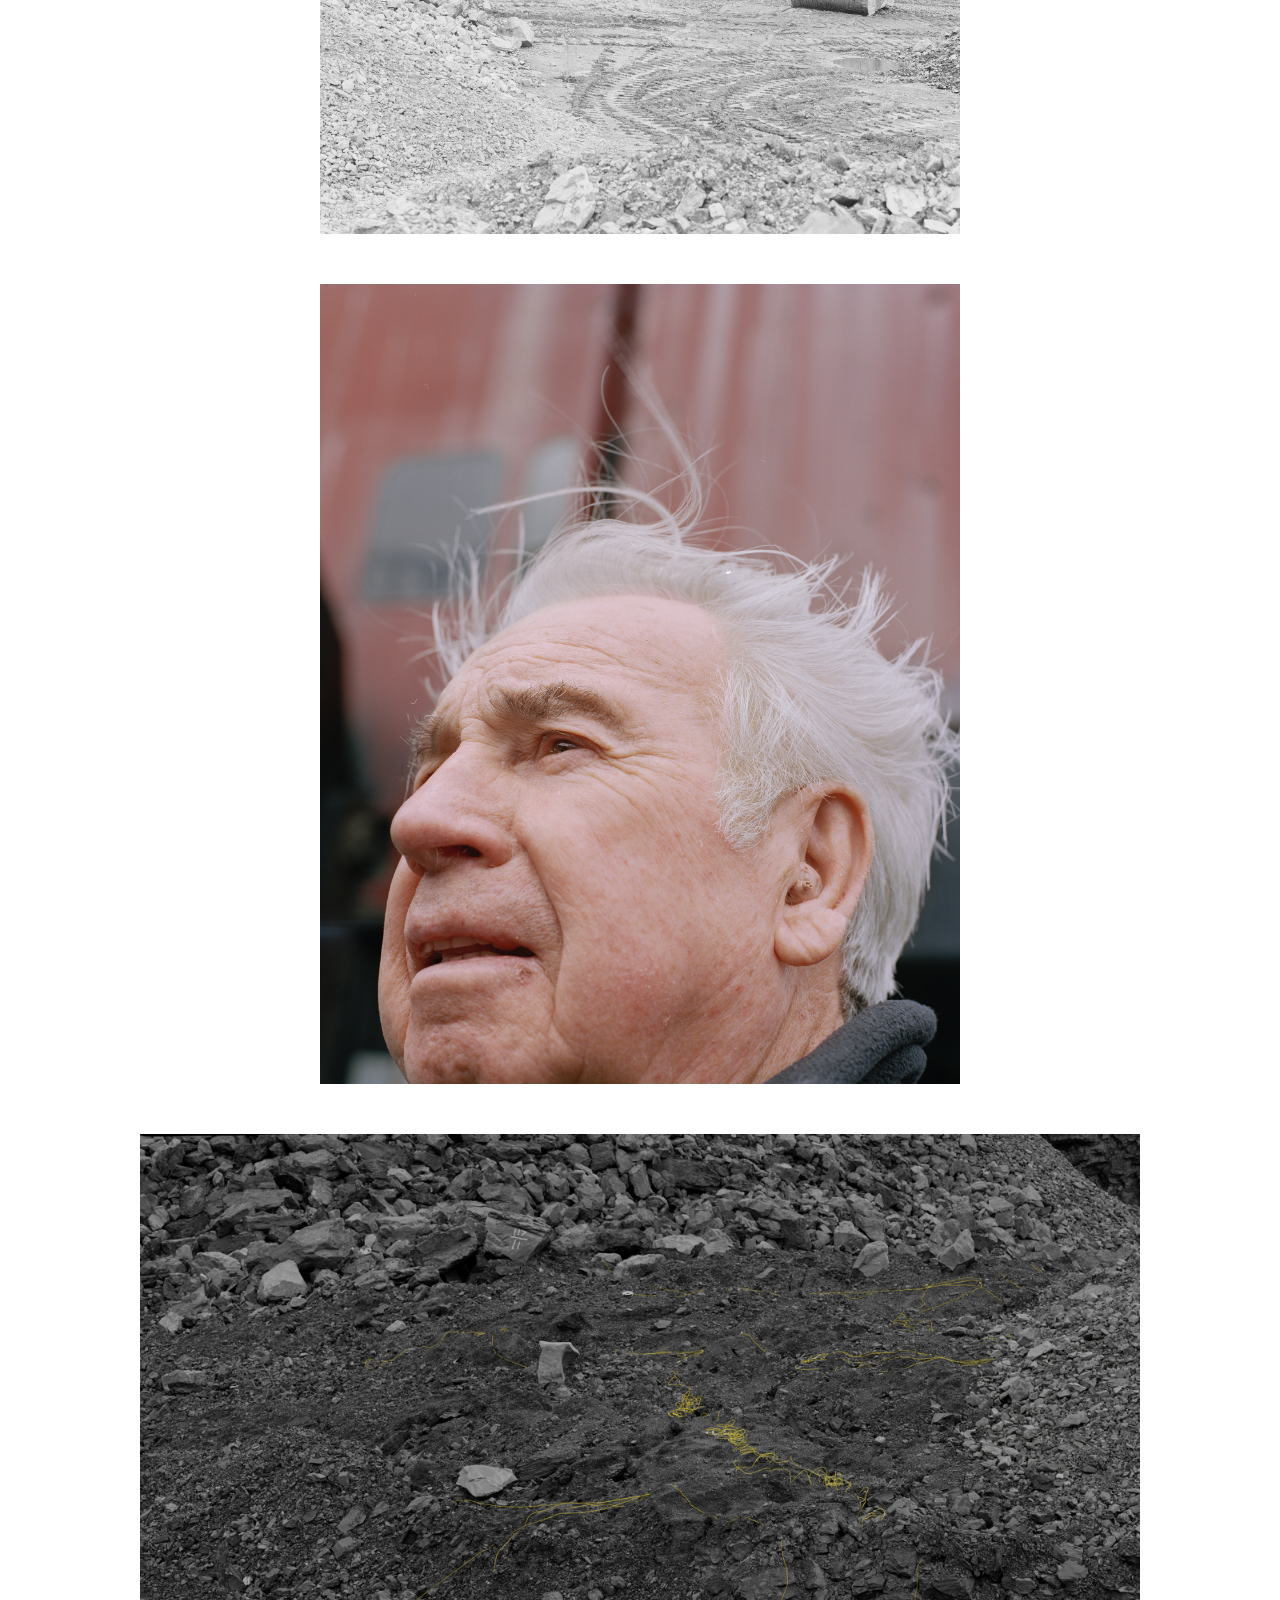
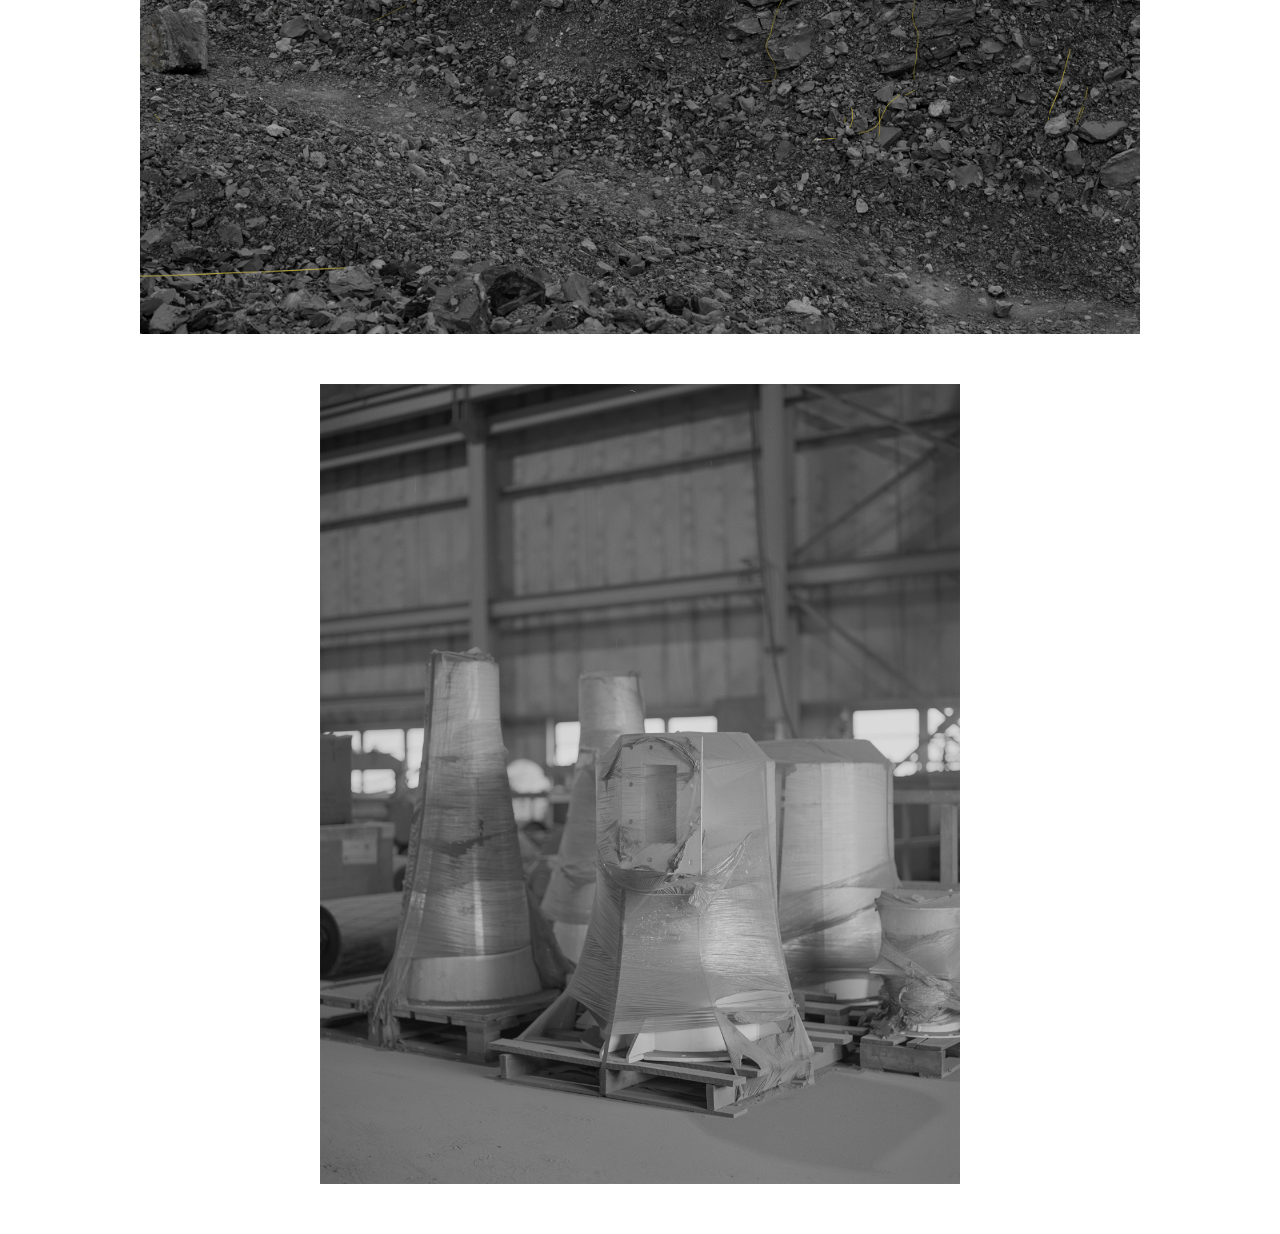
<file: public/projects/state-of-coal.html>
<!DOCTYPE html>
<html>

<head>
  <meta charset="utf-8">
  <meta name="viewport" content="width=device-width, initial-scale=1">
  <title>State of Coal</title>

  <link rel="stylesheet" href="../styles.css">
  <link rel="stylesheet" href="./projects.css">
  

</head>

<body>

  <nav>Maximilian Benner</nav>

  <!--Wrapper-->
  <div class='content-wrapper'>

    <!--Text-->
    <div class='small-text-box'>
      <h3>STATE OF COAL</h3>
      <p>”We are going to save the coal industry,“ promised President Trump during a rally in Charleston in May 2016. To do that, he planned to roll back environmental protection rules that were meant to slow down climate change, and protect local environments.</p>
    </div>
    <!--Images-->
    <img src="./images/state-of-coal/1.jpg" alt="">
    <img src="./images/state-of-coal/2.jpg" alt="">
    <img src="./images/state-of-coal/3.jpg" alt="">
    <img src="./images/state-of-coal/4.jpg" alt="">
    <img src="./images/state-of-coal/5.jpg" alt="">
    <img src="./images/state-of-coal/6.jpg" alt="">
    <img src="./images/state-of-coal/7.jpg" alt="">
    <img src="./images/state-of-coal/8.jpg" alt="">
    <img src="./images/state-of-coal/9.jpg" alt="">
    <img src="./images/state-of-coal/10.jpg" alt="">
    <img src="./images/state-of-coal/11.jpg" alt="">

  </div>

  <!--Back Button-->
  <!-- <div class='back-wrapper'>
    <a href='../index.html'>⬅ back</a>
  </div> -->

</body>

</html>
</file>
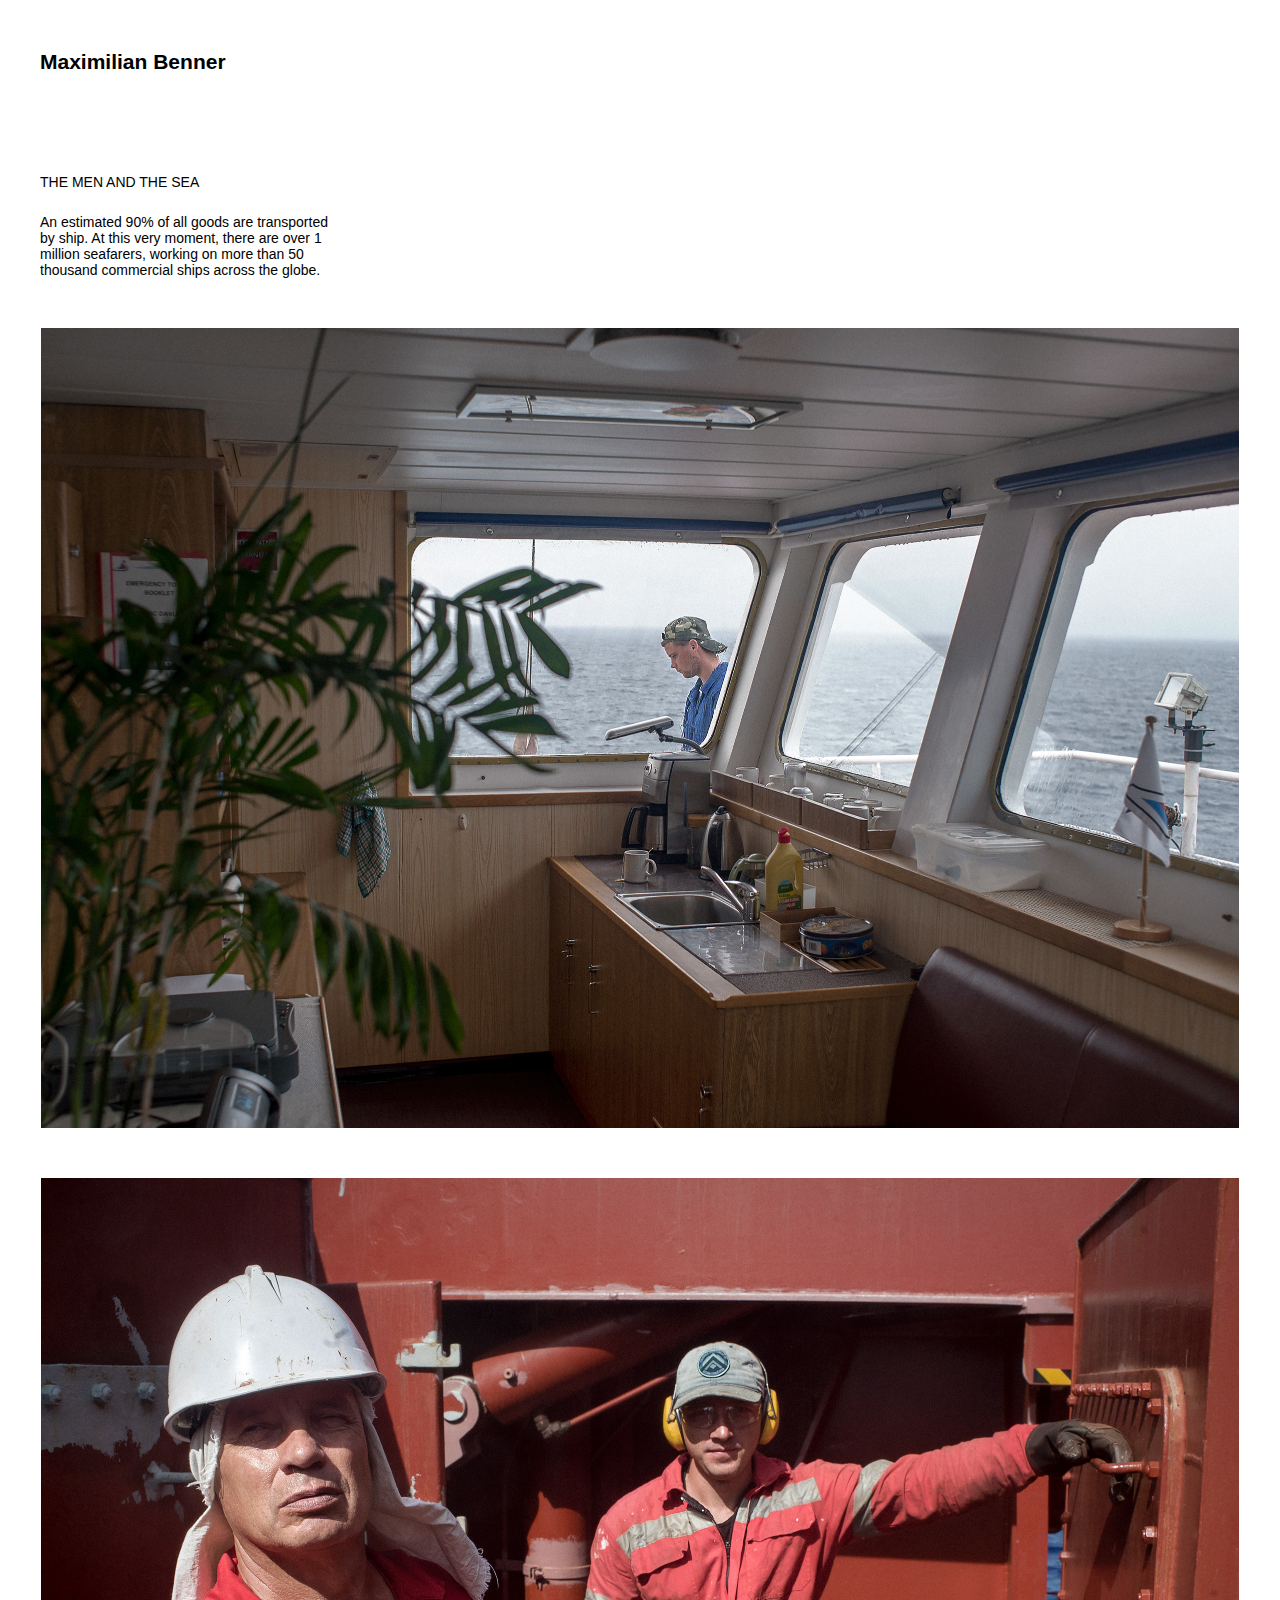
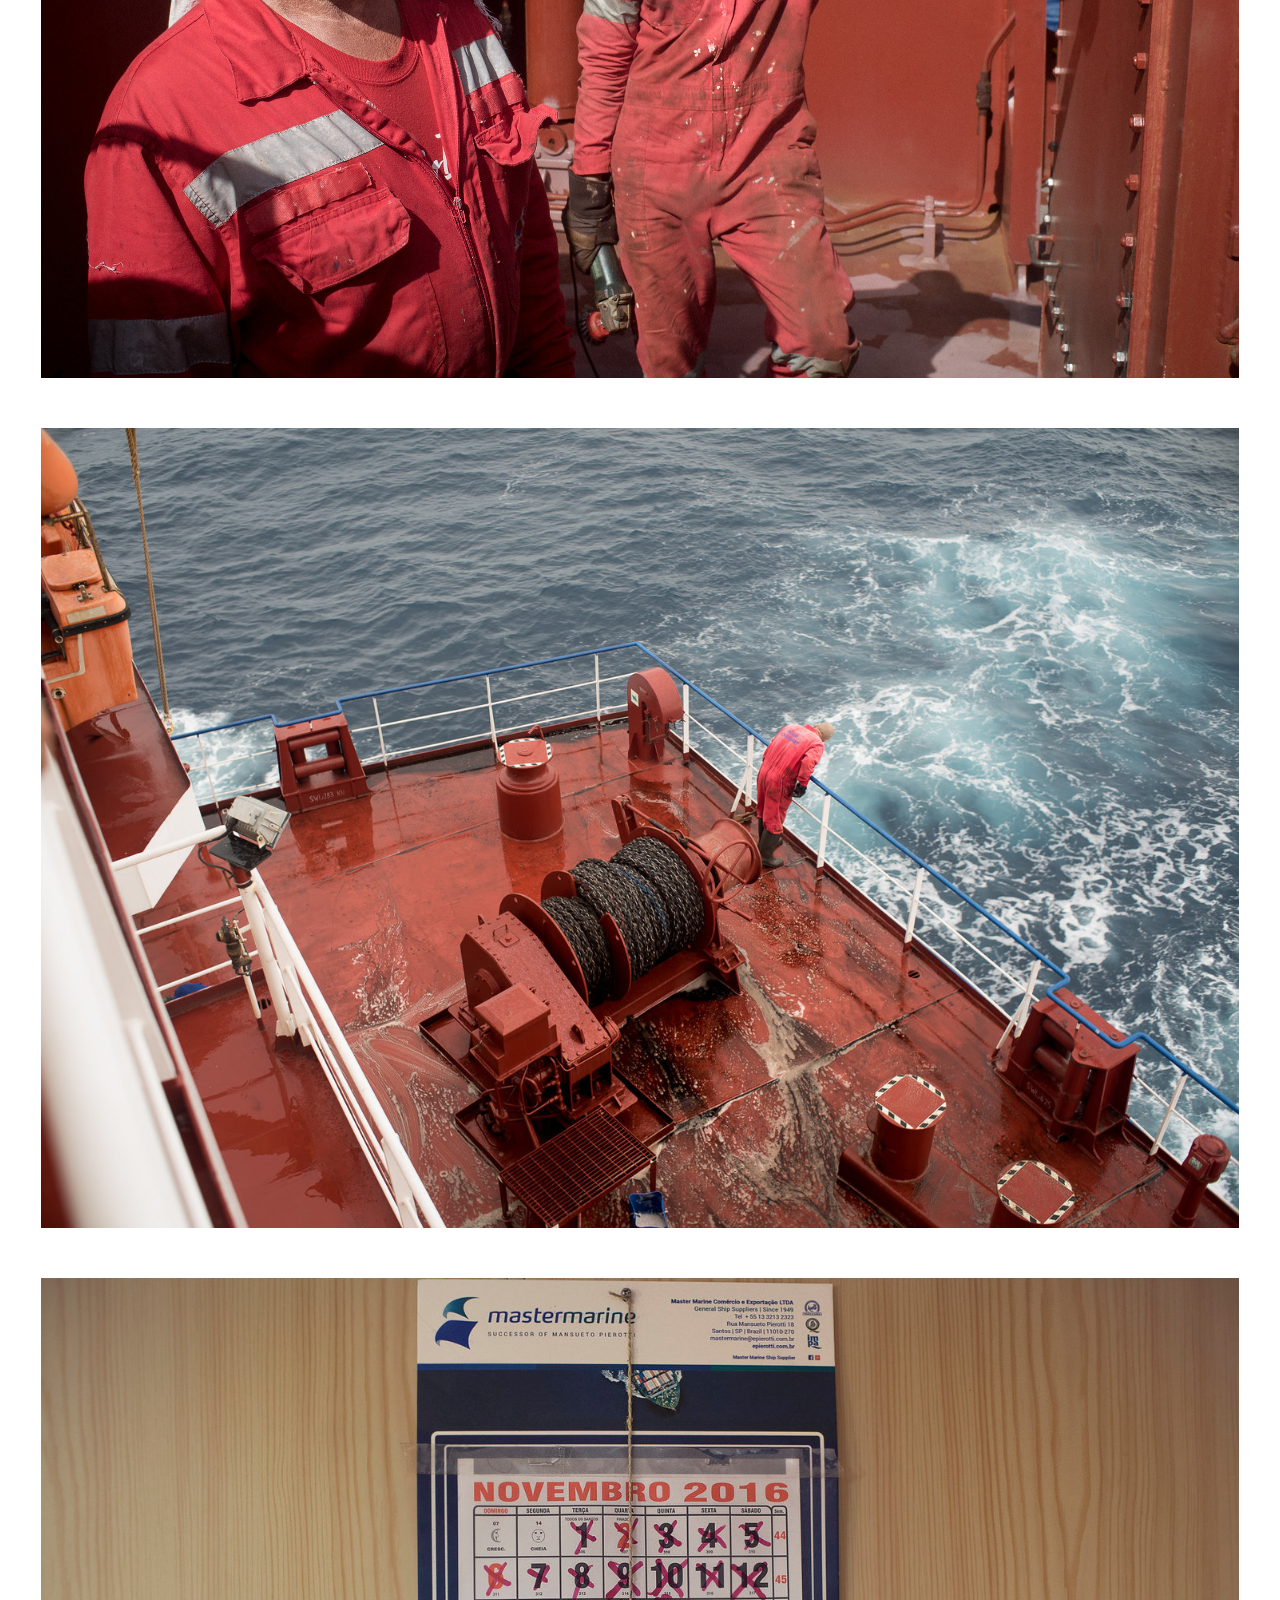
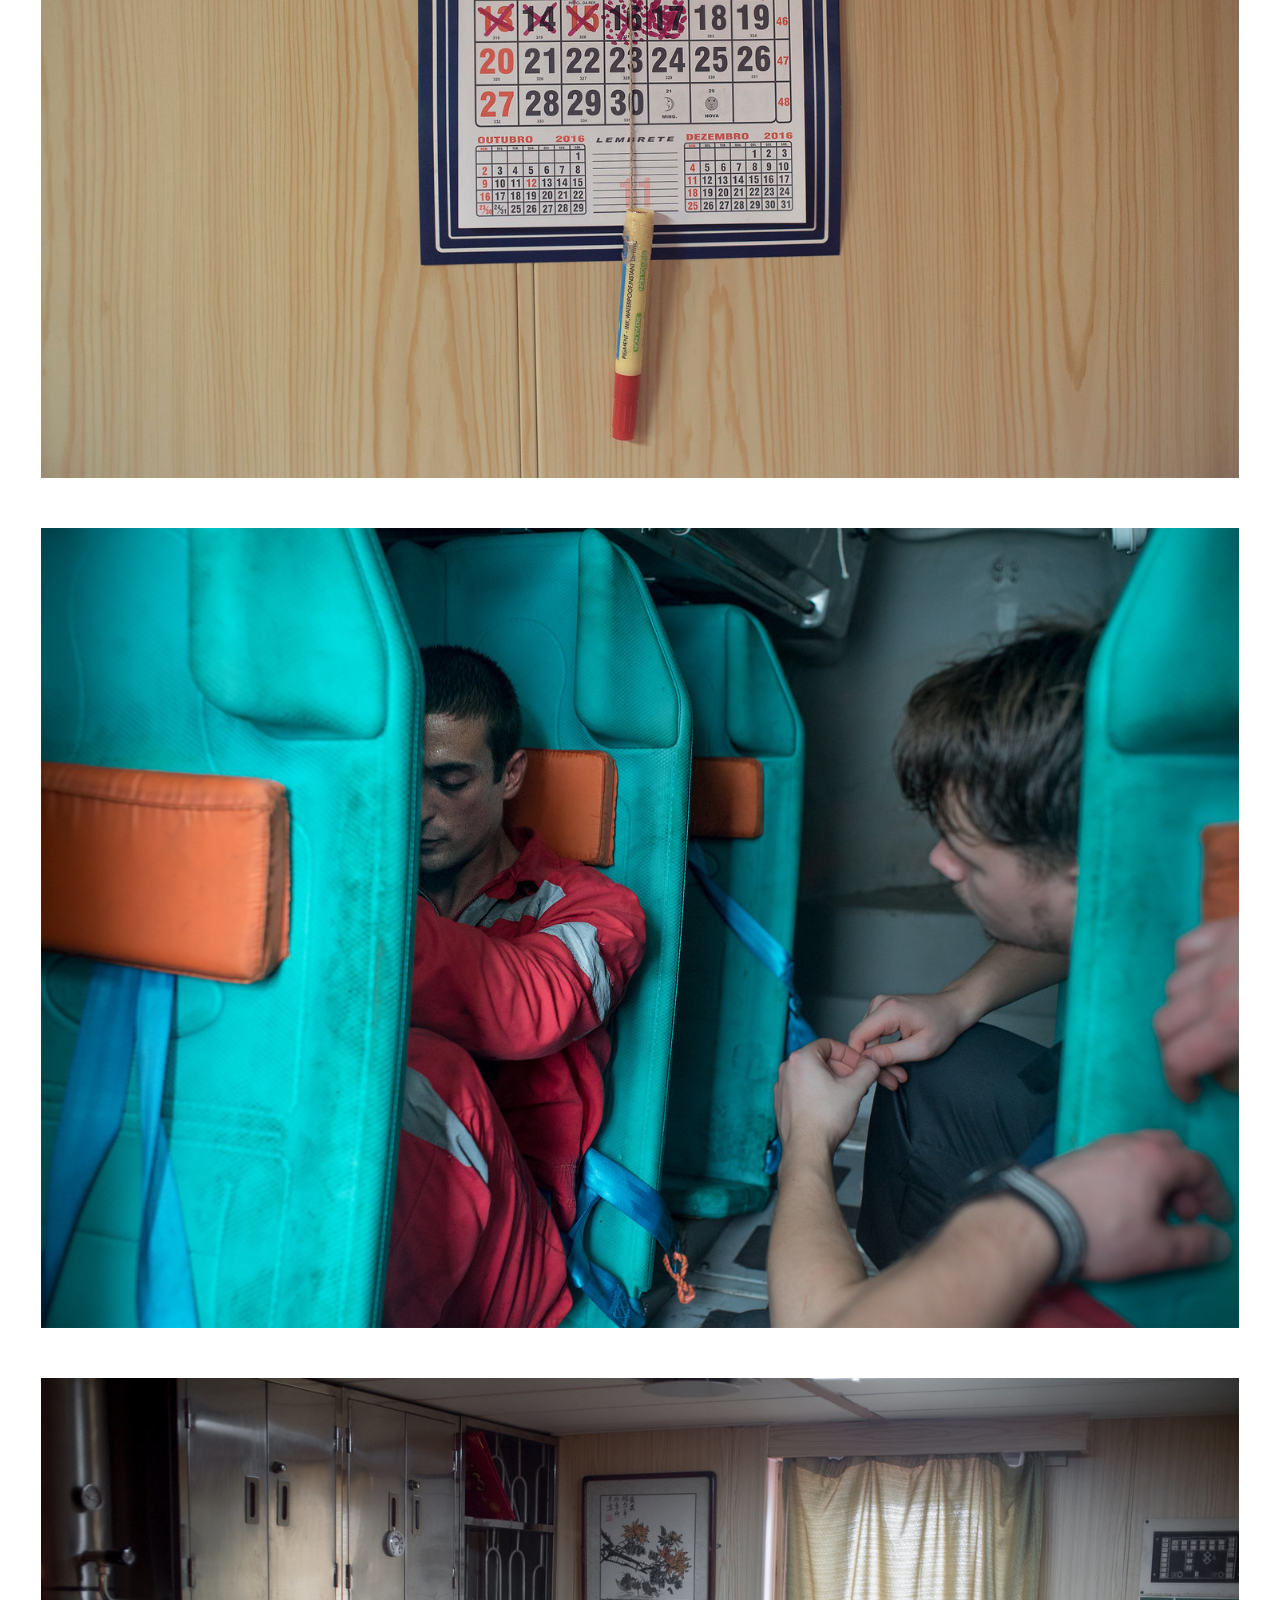
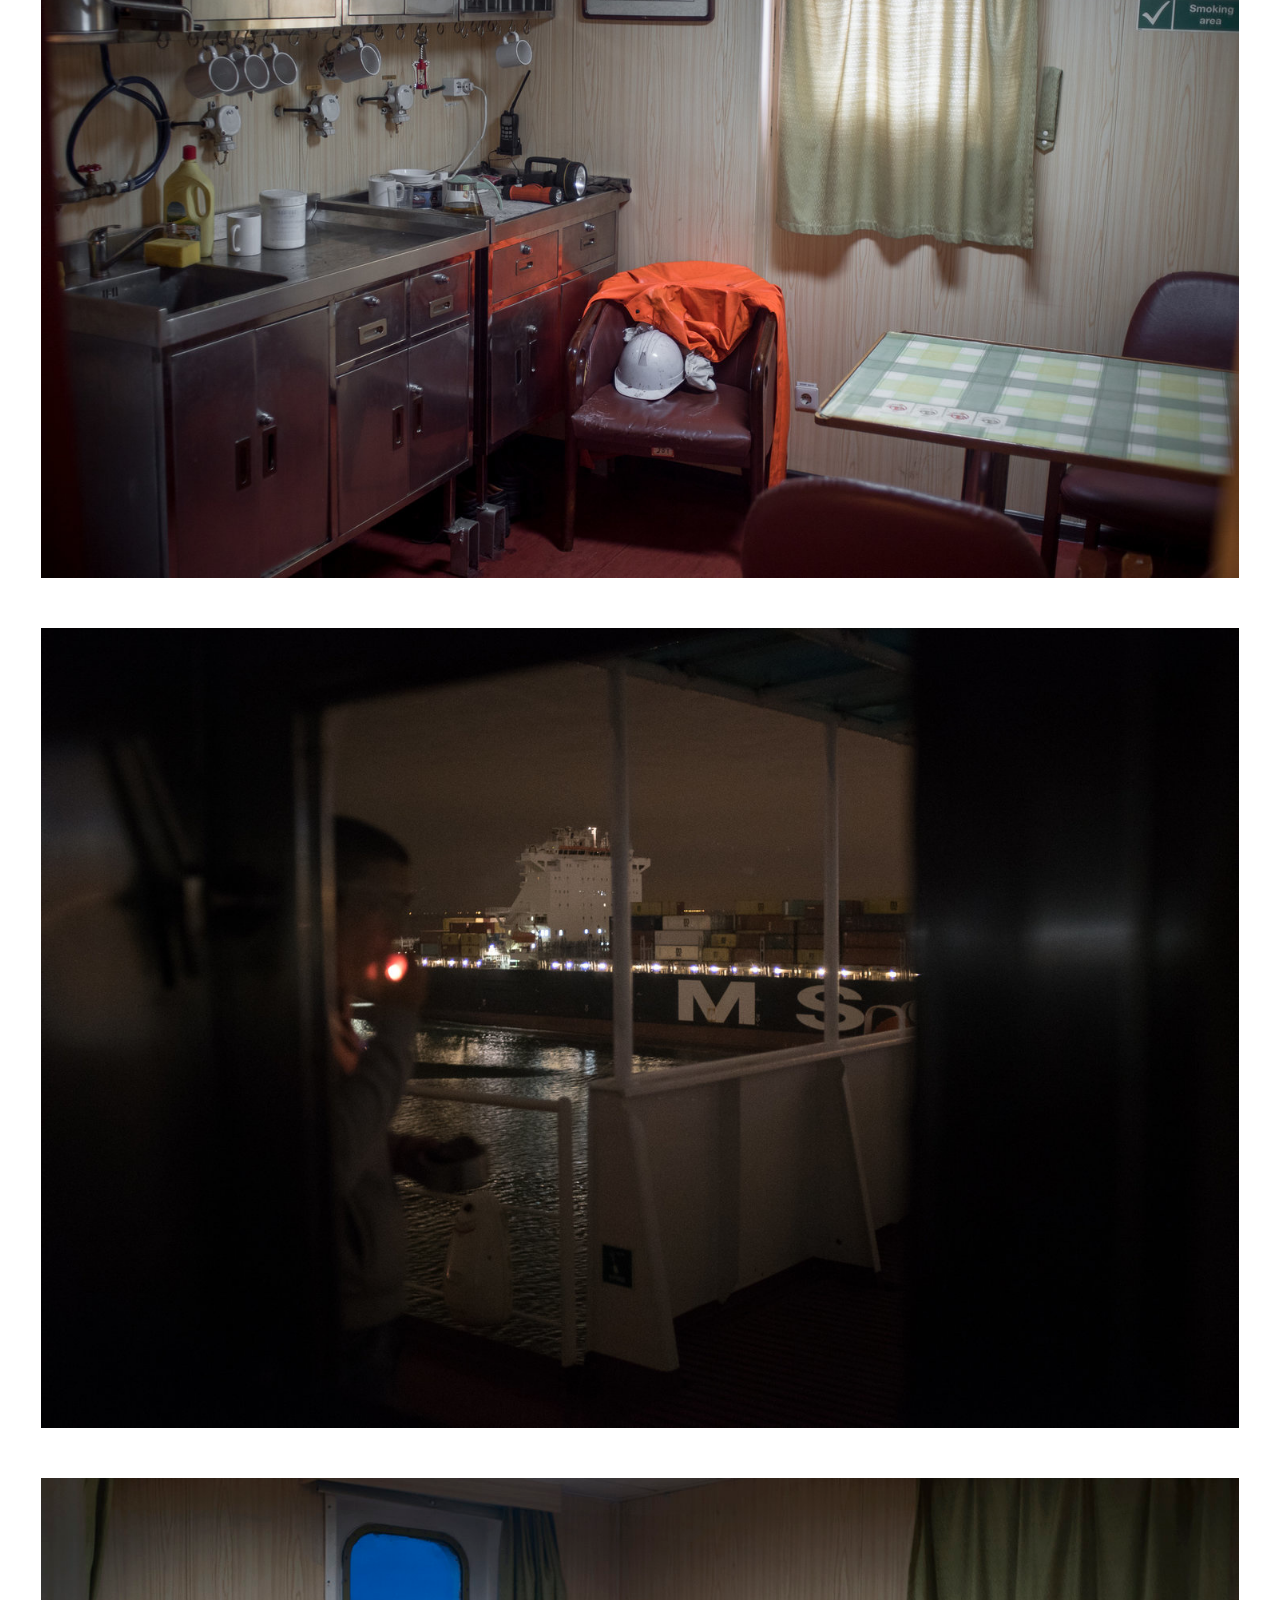
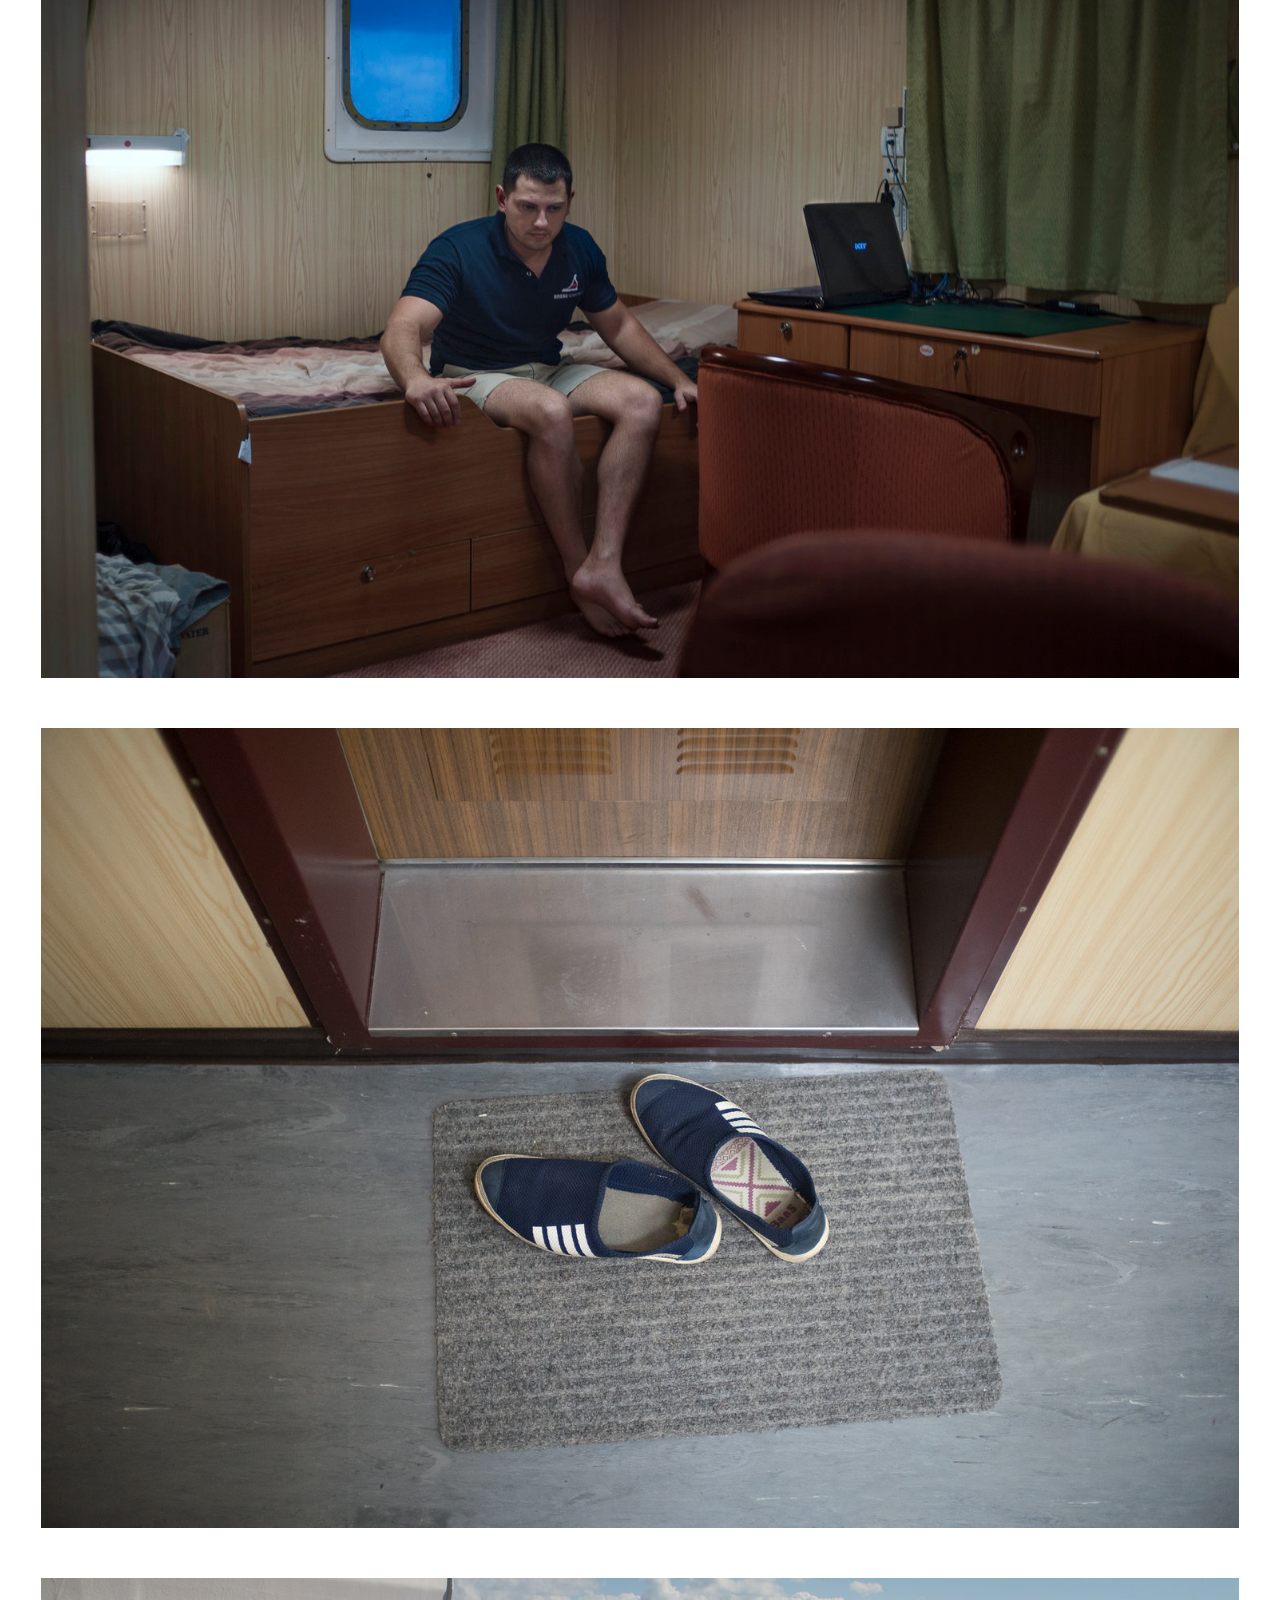
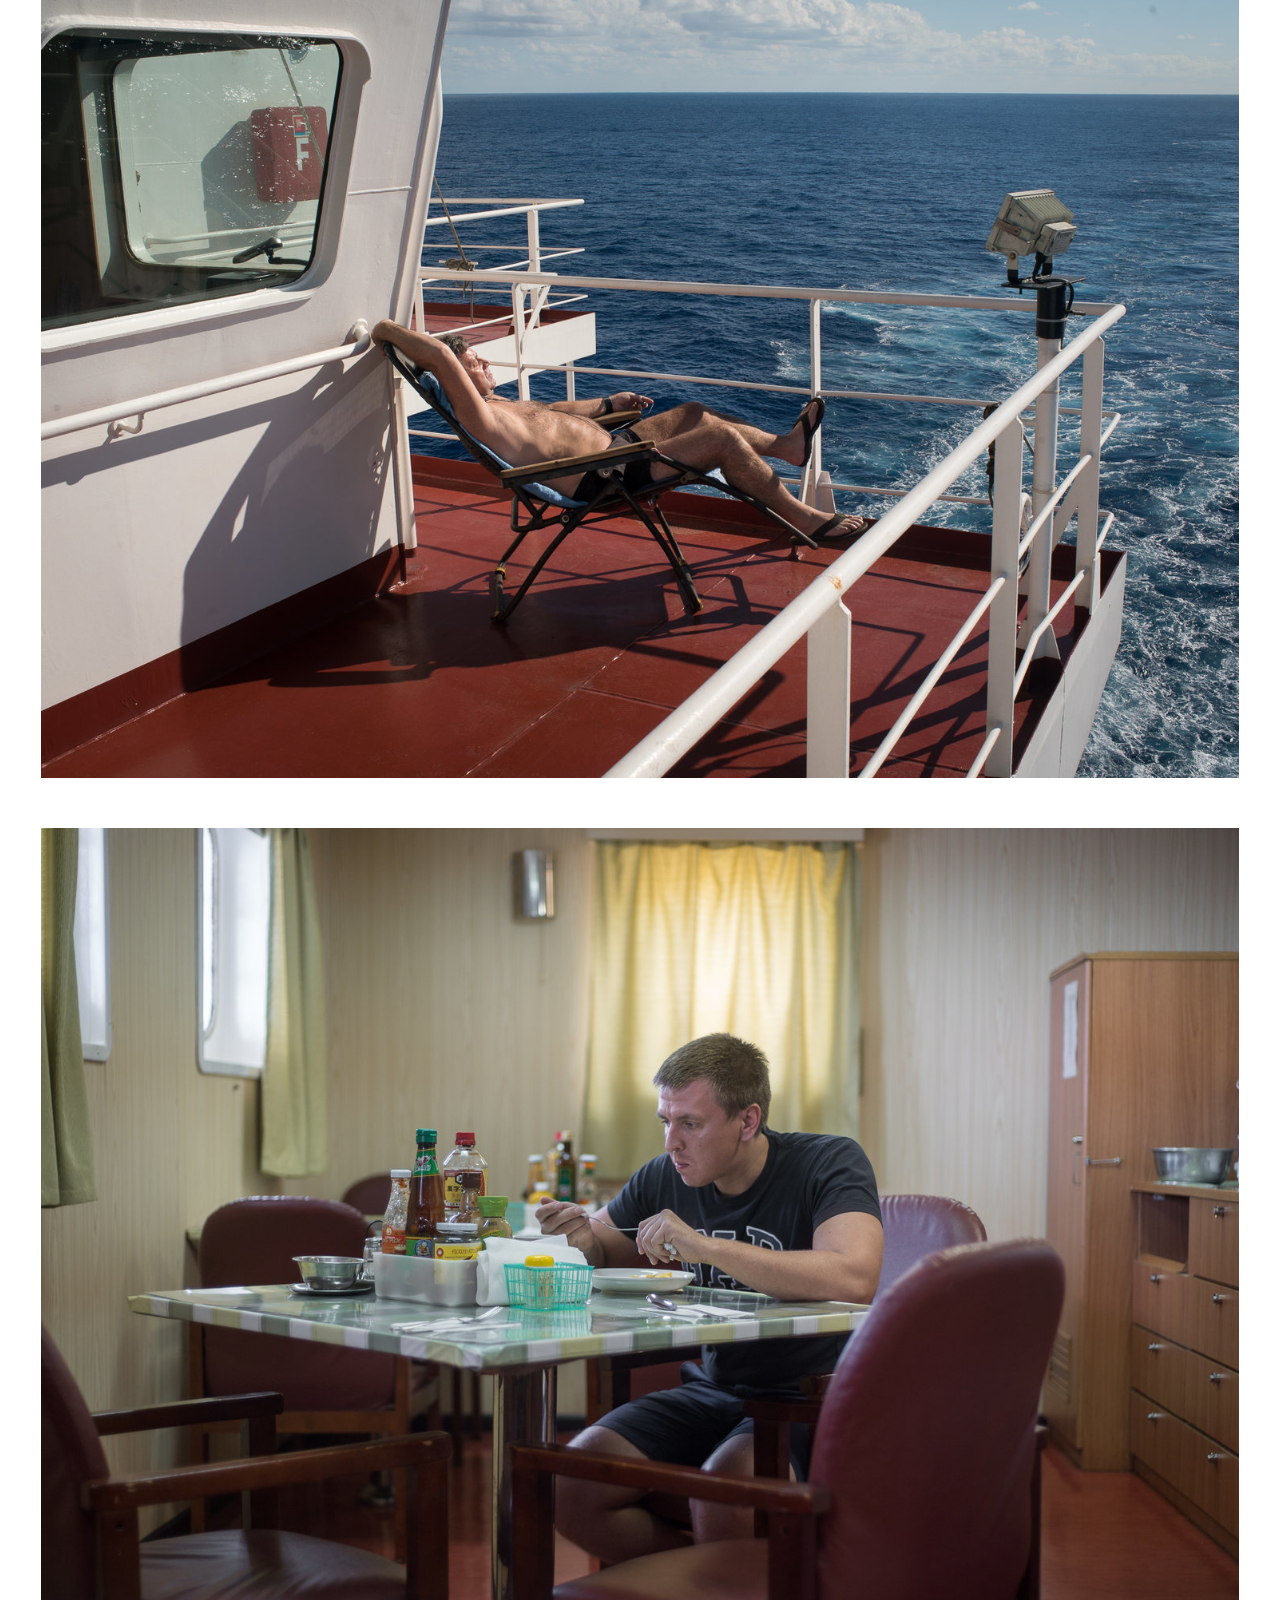
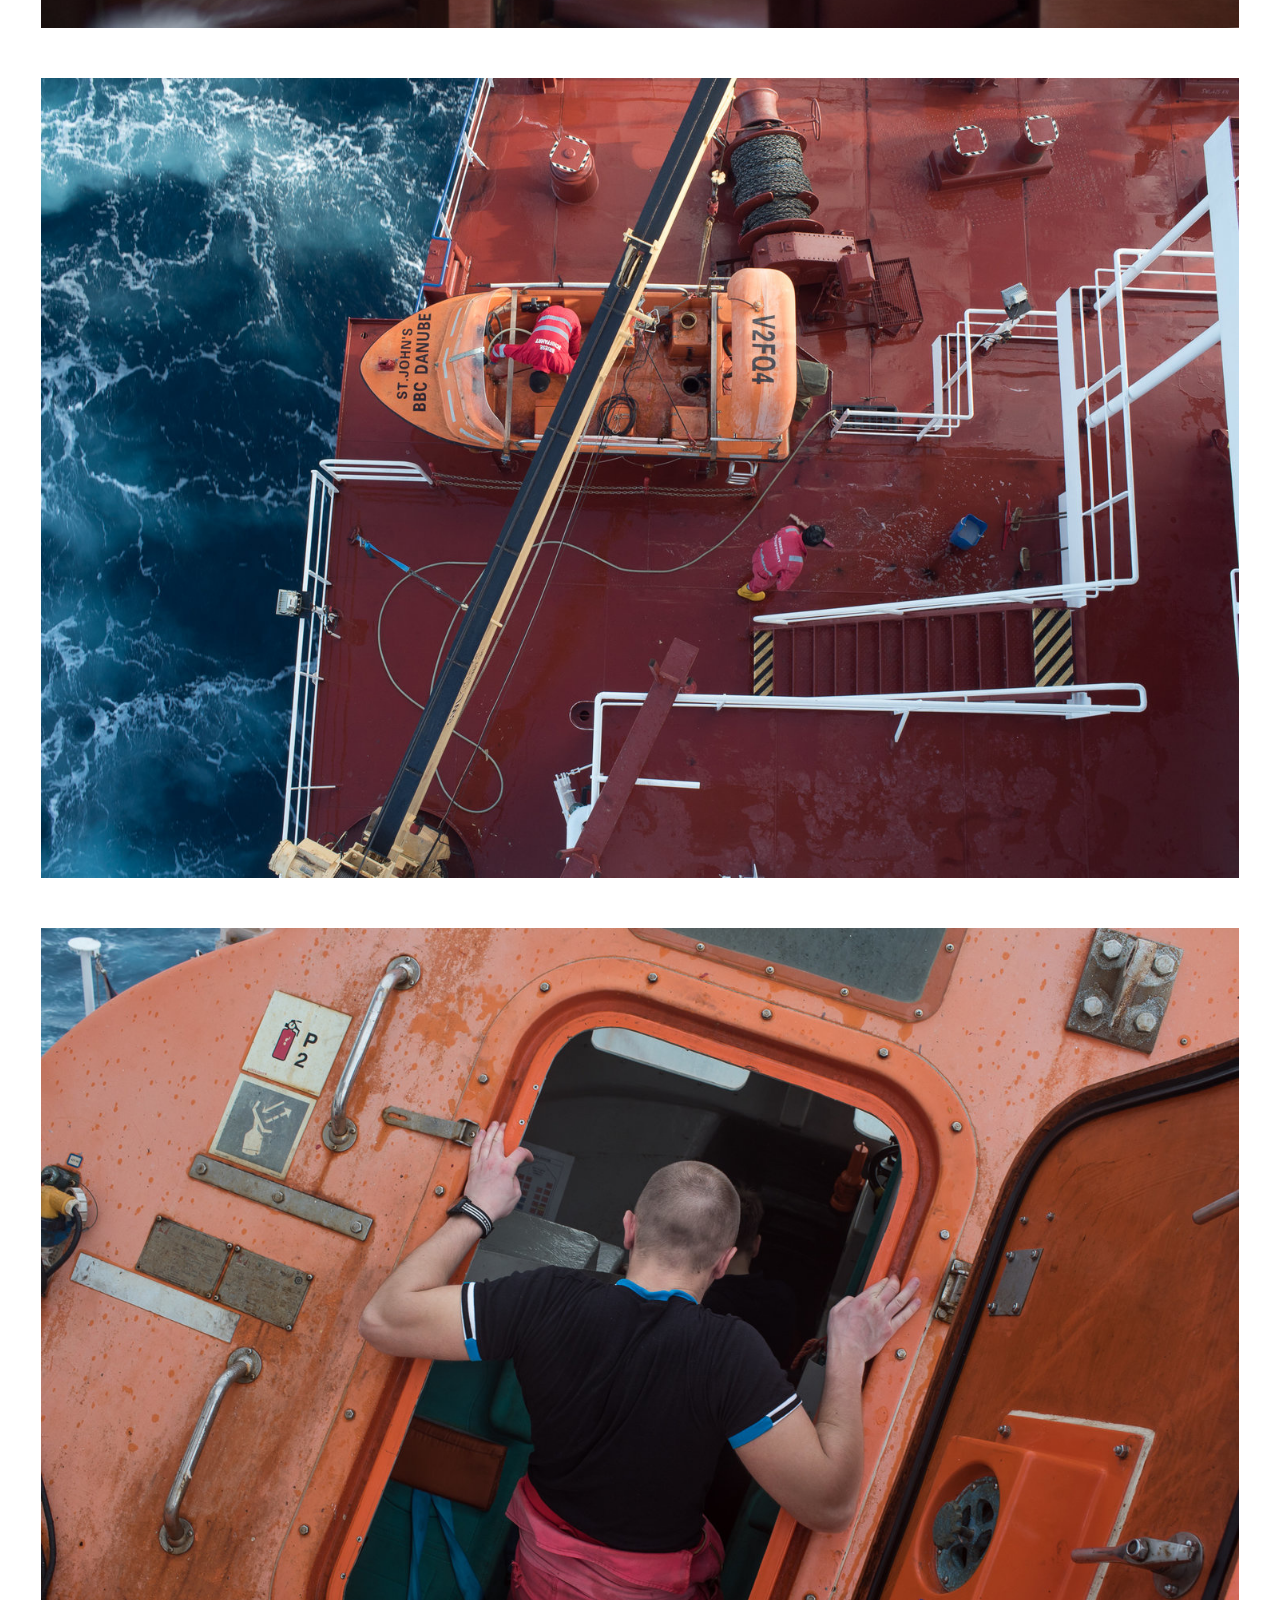
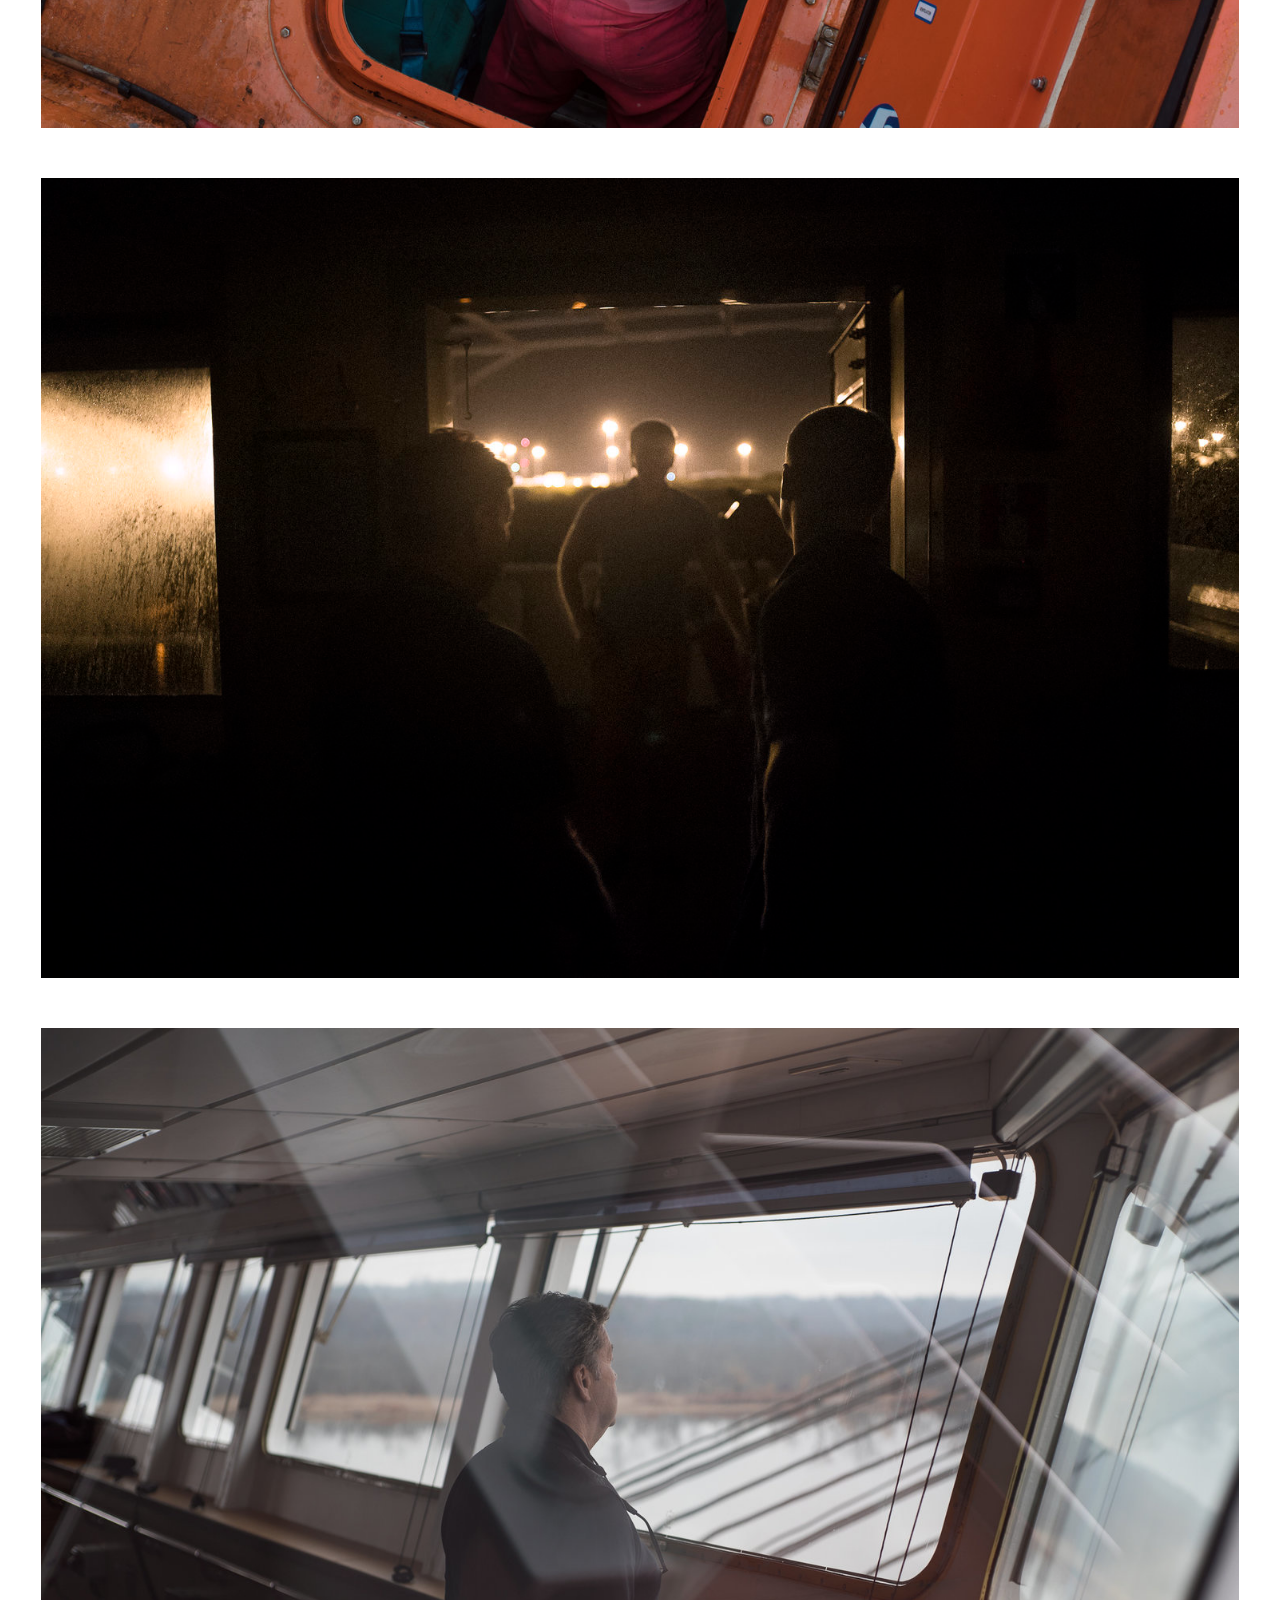
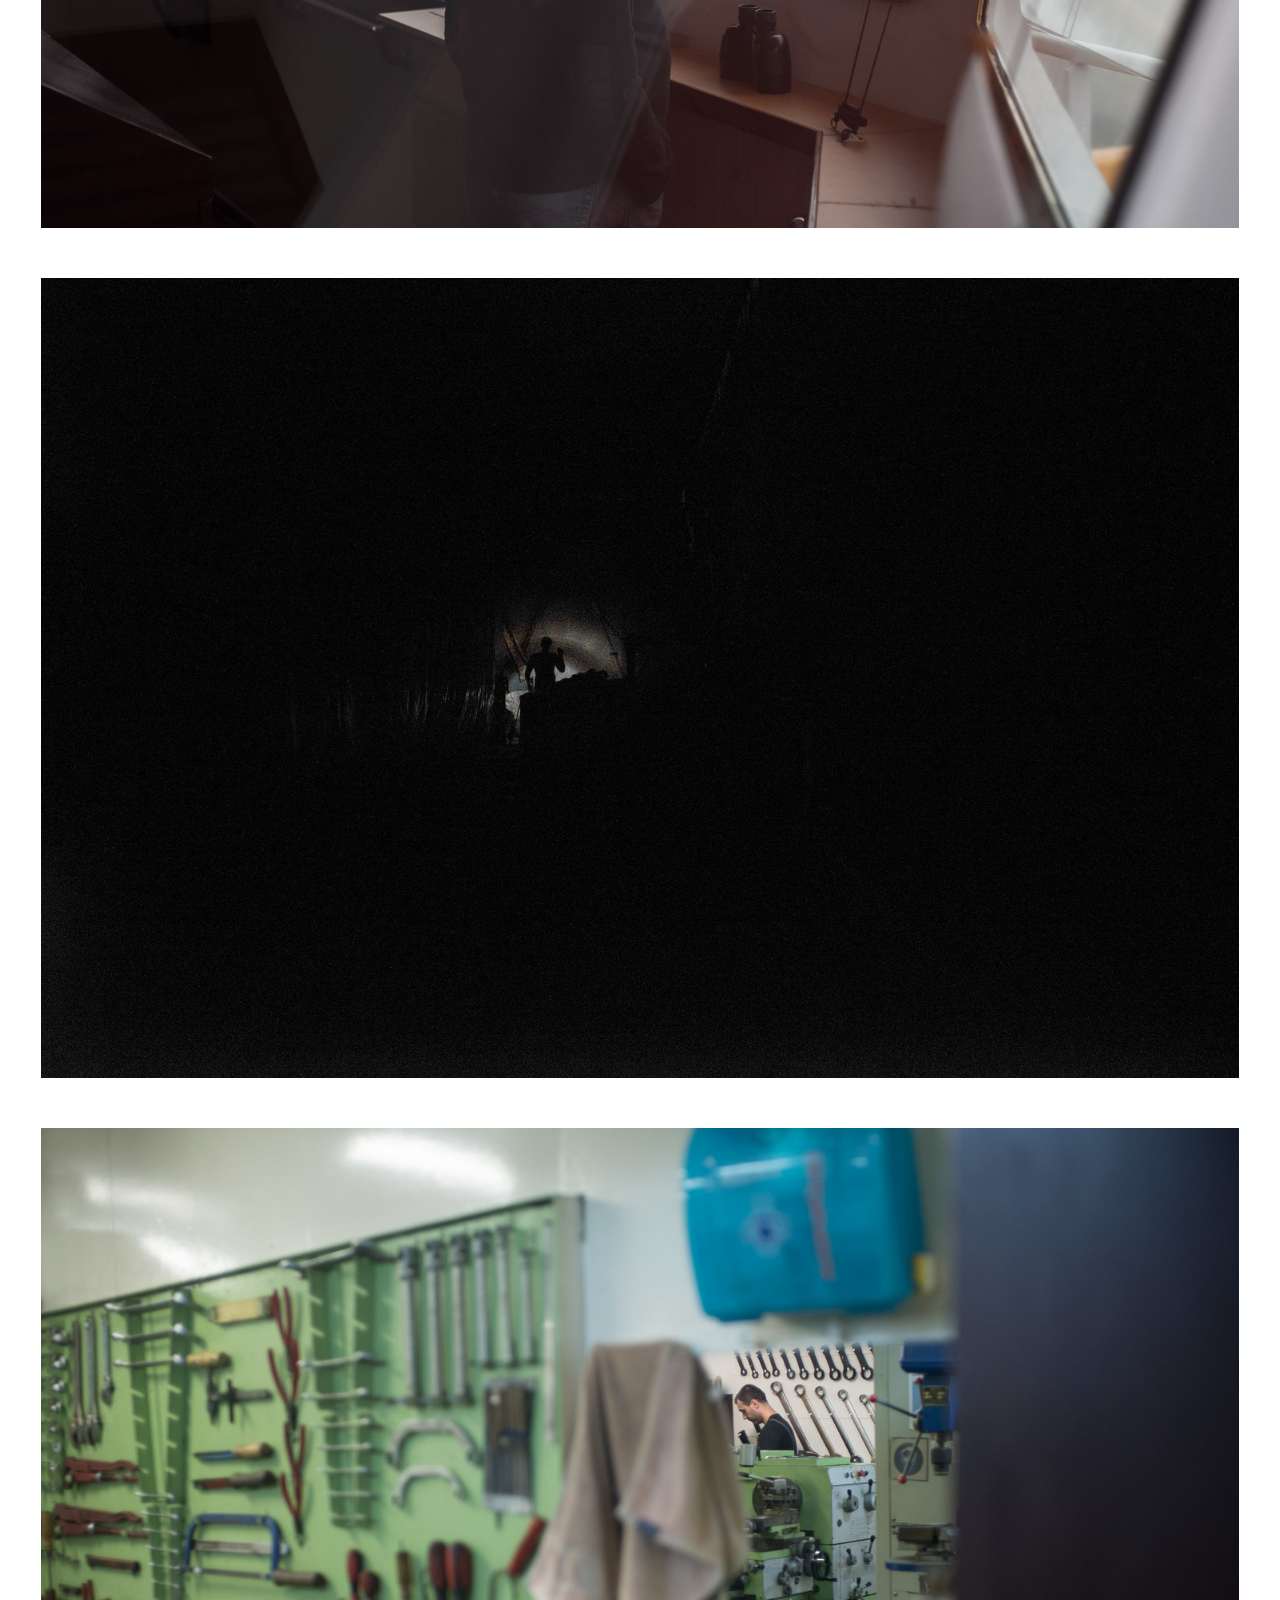
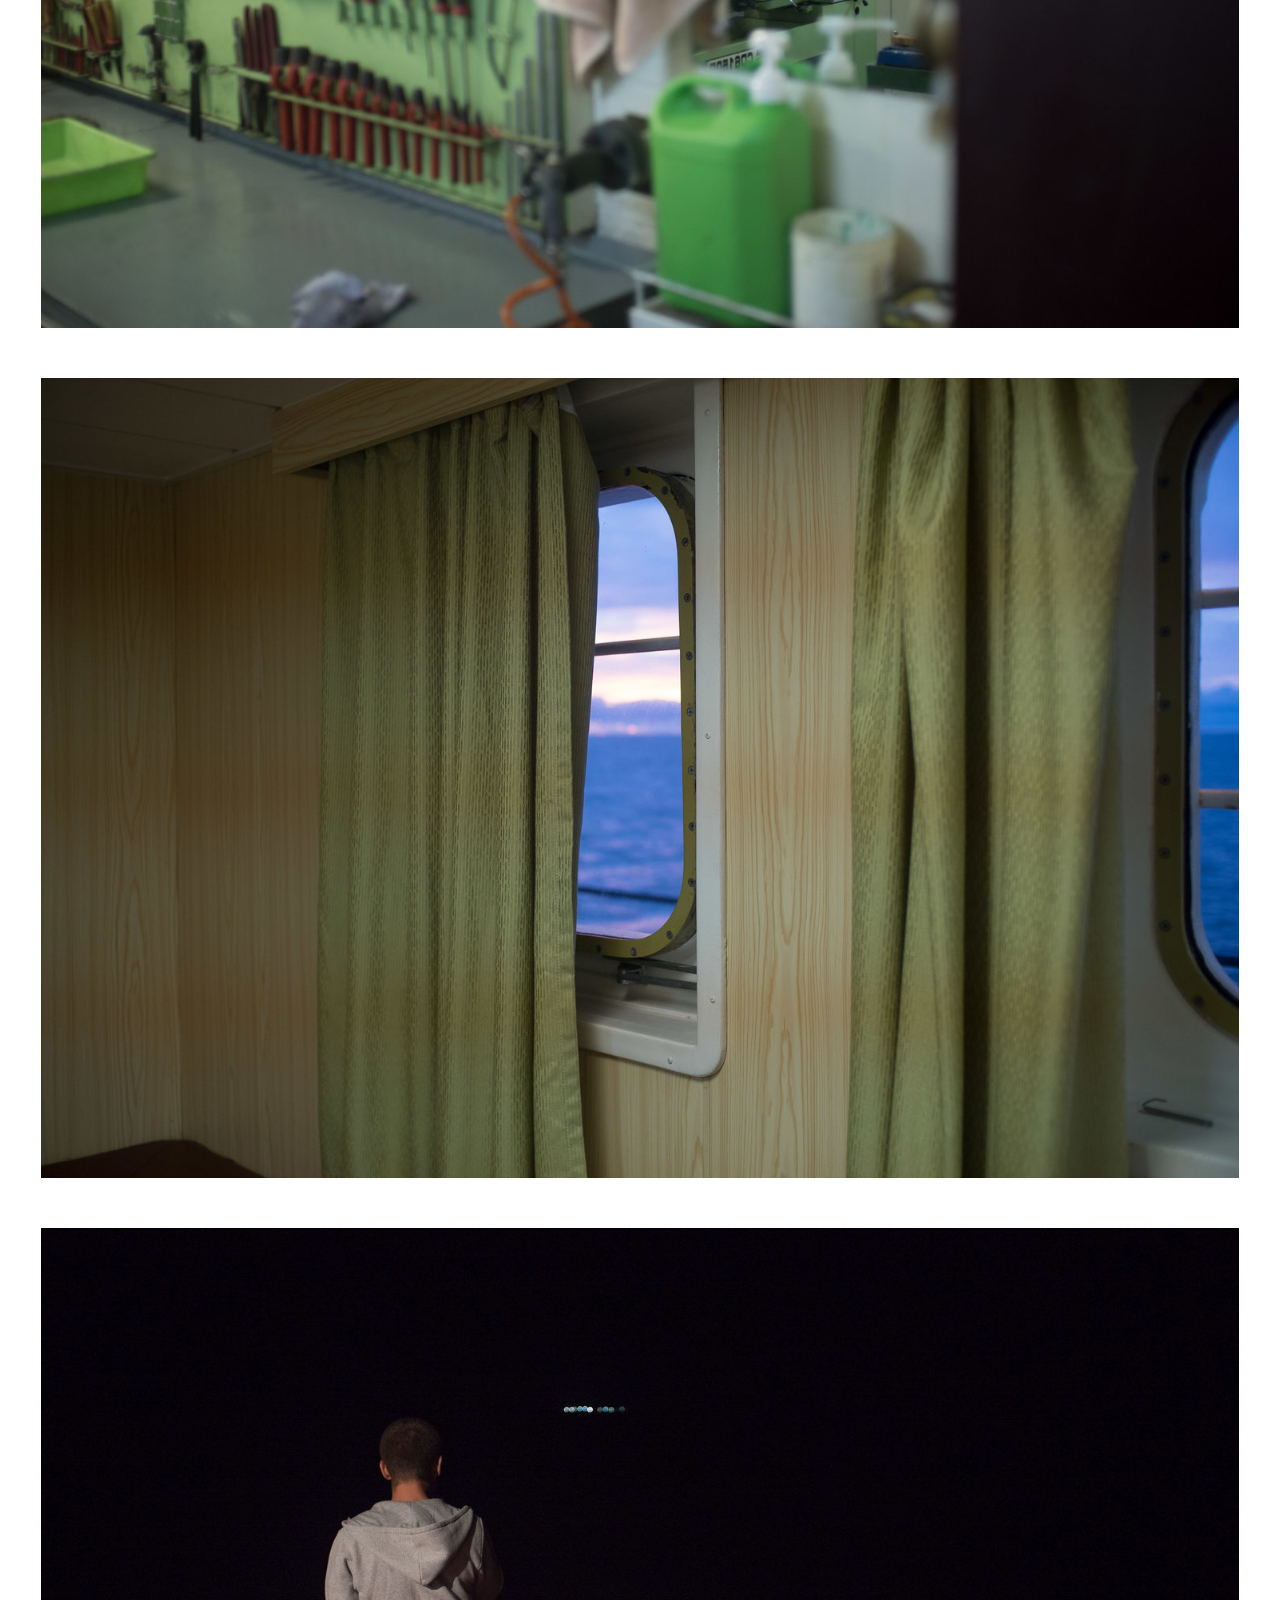
<file: public/projects/the-men-and-the-sea.html>
<!DOCTYPE html>
<html>

<head>
  <meta charset="utf-8">
  <meta name="viewport" content="width=device-width, initial-scale=1">
  <title>The Men and The Sea</title>

  <link rel="stylesheet" href="../styles.css">
  <link rel="stylesheet" href="./projects.css">
  

</head>

<body>

  <nav>Maximilian Benner</nav>

  <!--Wrapper-->
  <div class='content-wrapper'>

    <!--Text-->
    <div class='small-text-box'>
      <h3>THE MEN AND THE SEA</h3>
      <p>An estimated 90% of all goods are transported by ship. At this very moment, there are over 1 million seafarers, working on more than 50 thousand commercial ships across the globe.</p>
    </div>
    <!--Images-->
    <img src="./images/the-men-and-the-sea/1.jpg" alt="">
    <img src="./images/the-men-and-the-sea/2.jpg" alt="">
    <img src="./images/the-men-and-the-sea/3.jpg" alt="">
    <img src="./images/the-men-and-the-sea/4.jpg" alt="">
    <img src="./images/the-men-and-the-sea/5.jpg" alt="">
    <img src="./images/the-men-and-the-sea/6.jpg" alt="">
    <img src="./images/the-men-and-the-sea/7.jpg" alt="">
    <img src="./images/the-men-and-the-sea/8.jpg" alt="">
    <img src="./images/the-men-and-the-sea/9.jpg" alt="">
    <img src="./images/the-men-and-the-sea/10.jpg" alt="">
    <img src="./images/the-men-and-the-sea/11.jpg" alt="">
    <img src="./images/the-men-and-the-sea/12.jpg" alt="">
    <img src="./images/the-men-and-the-sea/13.jpg" alt="">
    <img src="./images/the-men-and-the-sea/14.jpg" alt="">
    <img src="./images/the-men-and-the-sea/15.jpg" alt="">
    <img src="./images/the-men-and-the-sea/16.jpg" alt="">
    <img src="./images/the-men-and-the-sea/17.jpg" alt="">
    <img src="./images/the-men-and-the-sea/18.jpg" alt="">
    <img src="./images/the-men-and-the-sea/19.jpg" alt="">
    

  </div>

  <!--Back Button-->
  <!-- <div class='back-wrapper'>
    <a href='../index.html'>⬅ back</a>
  </div> -->

</body>

</html>
</file>
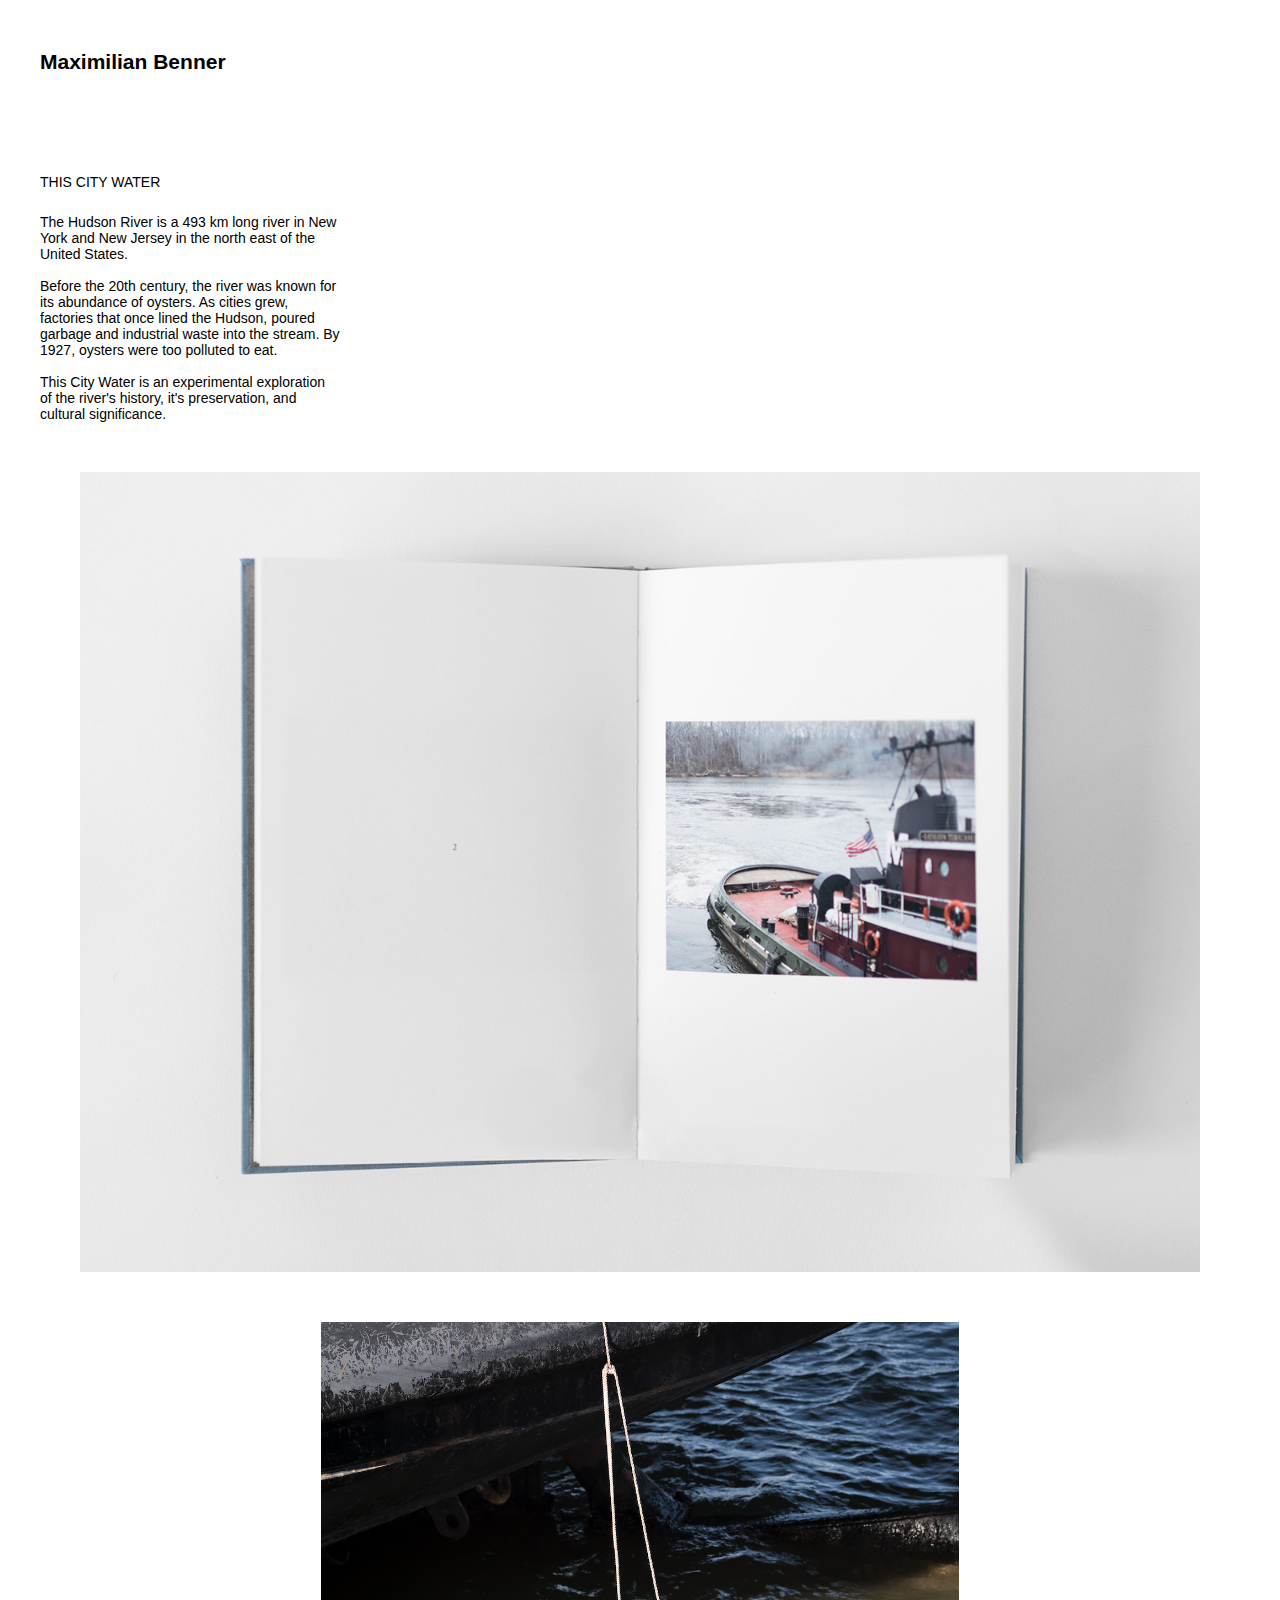
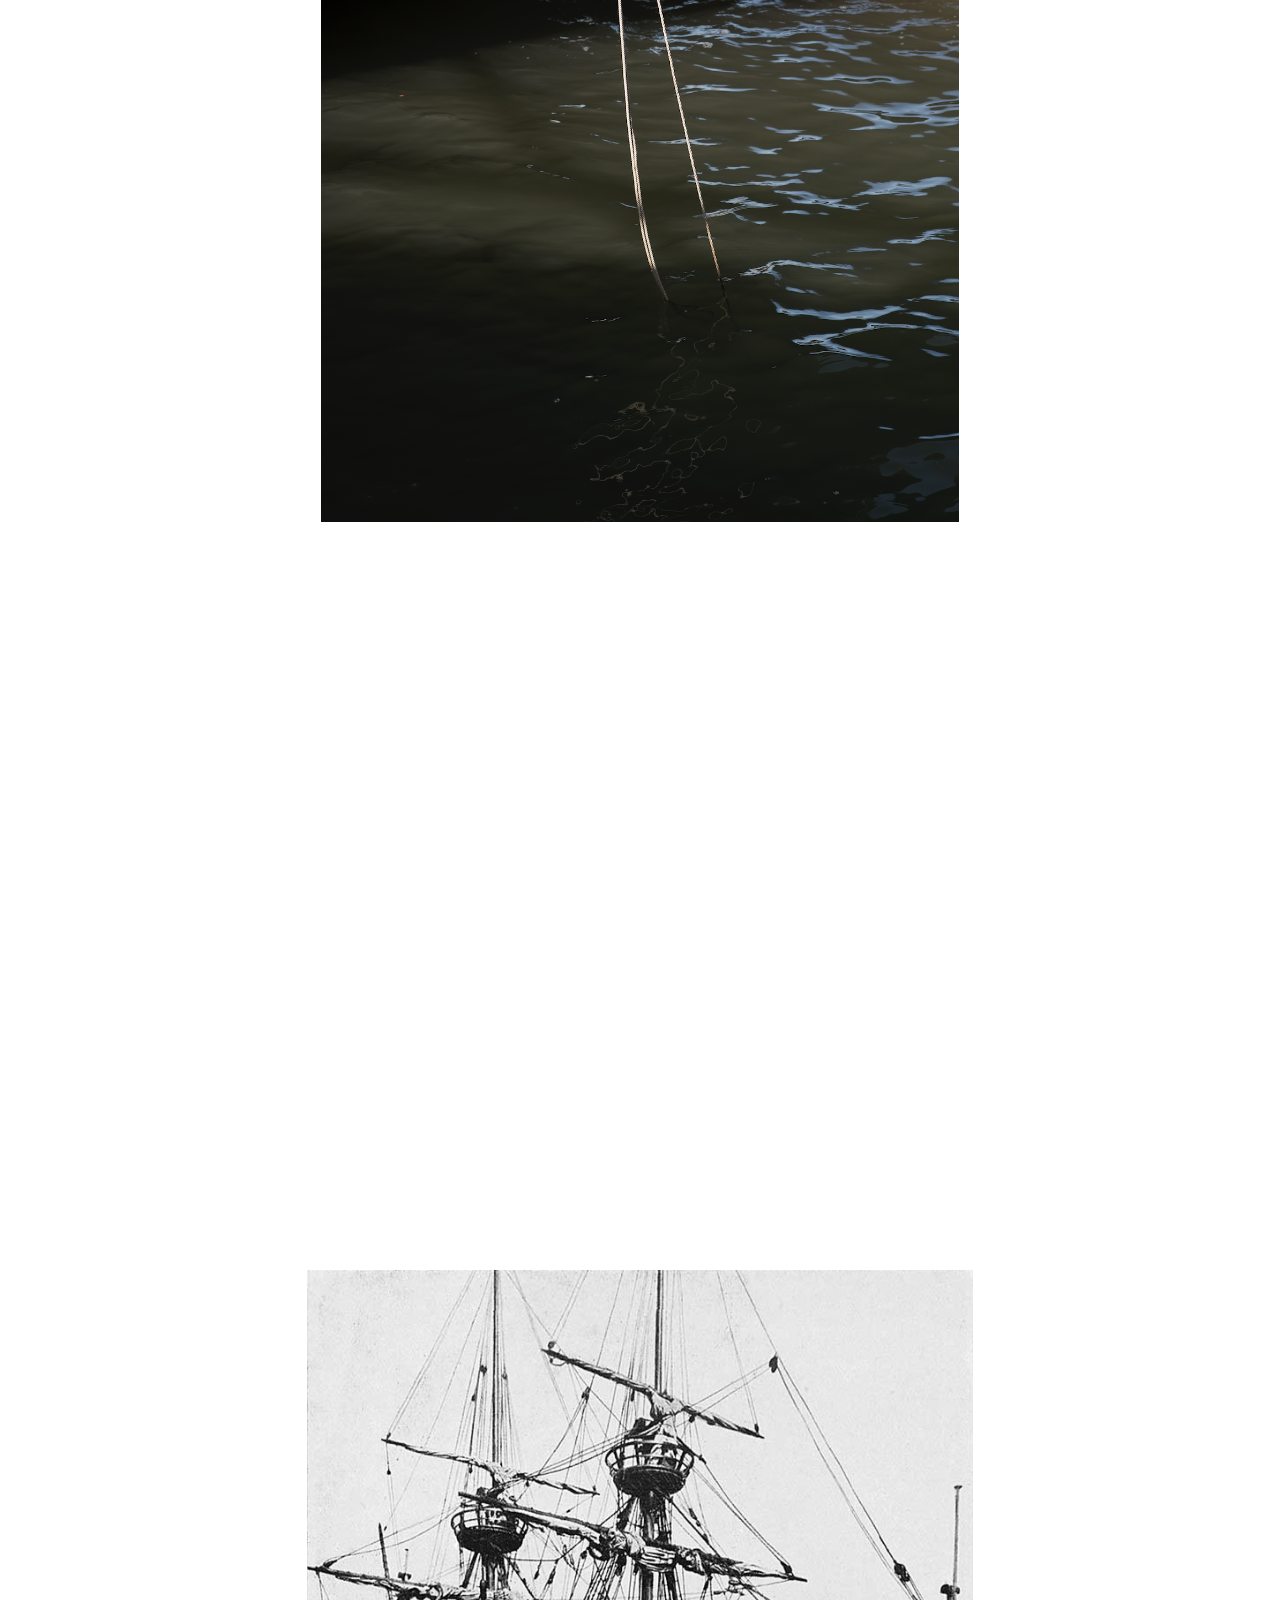
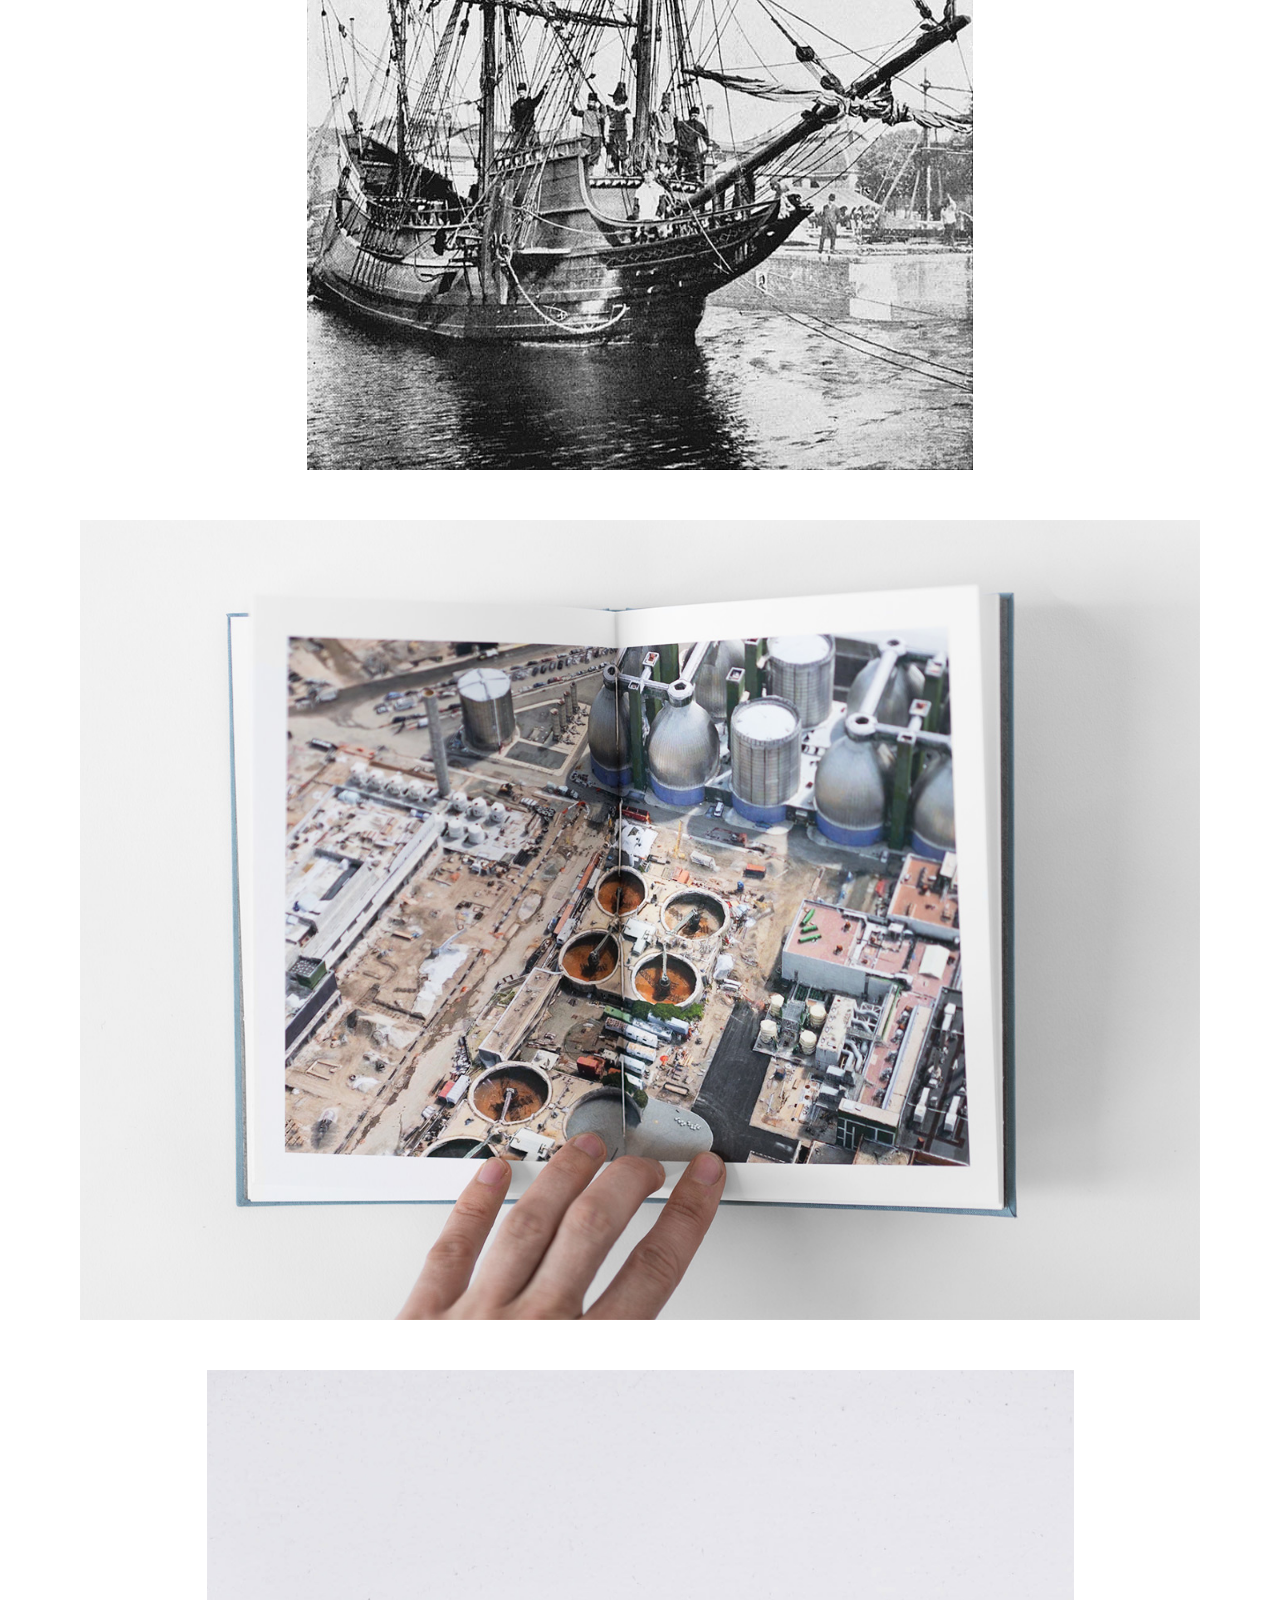
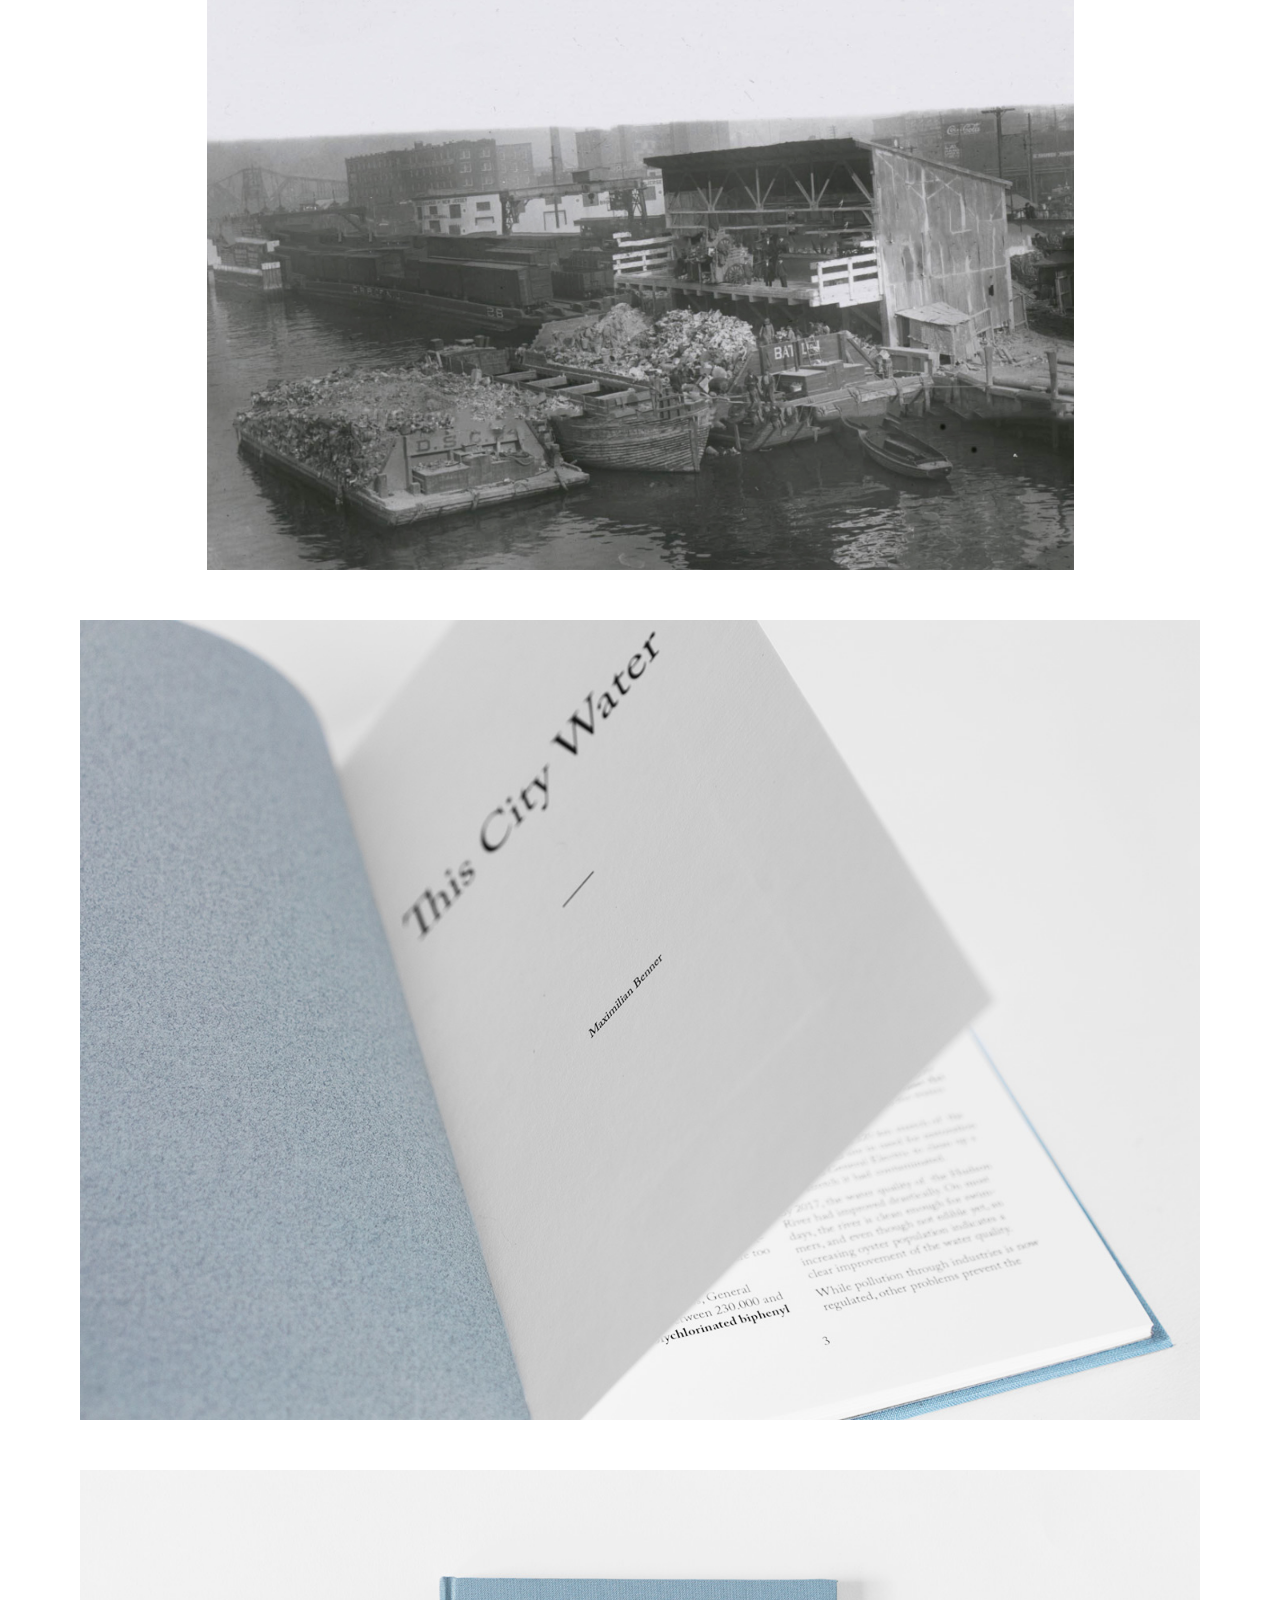
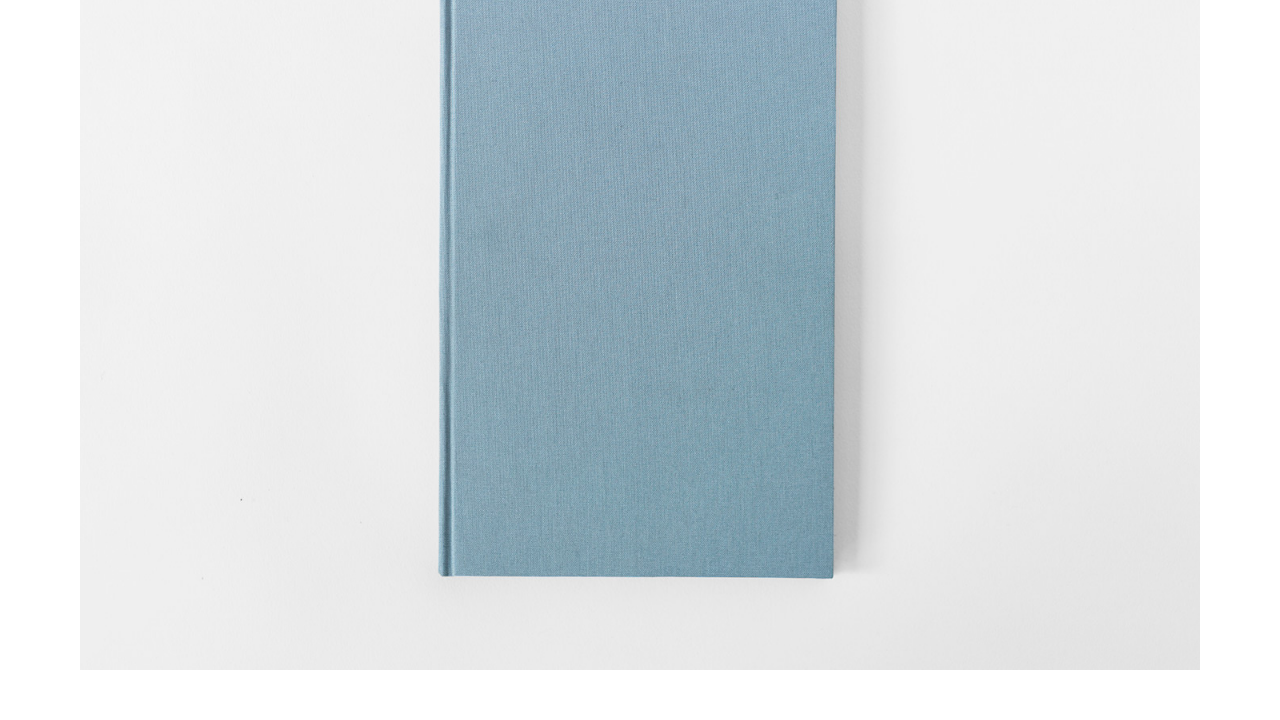
<file: public/projects/this-city-water.html>
<!DOCTYPE html>
<html>

<head>
  <meta charset="utf-8">
  <meta name="viewport" content="width=device-width, initial-scale=1">
  <title>This City Water</title>

  <link rel="stylesheet" href="../styles.css">
  <link rel="stylesheet" href="./projects.css">
  

</head>

<body>

  <nav>Maximilian Benner</nav>

  <!--Wrapper-->
  <div class='content-wrapper'>

    <!--Text-->
    <div class='small-text-box'>
      <h3>THIS CITY WATER</h3>
      <p>The Hudson River is a 493 km long river in New York and New Jersey in the north east of the United States.<br><br>Before the 20th century, the river was known for its abundance of oysters. As cities grew, factories that once lined the Hudson, poured garbage and industrial waste into the stream. By 1927, oysters were too polluted to eat.<br><br>This City Water is an experimental exploration of the river's history, it's preservation, and cultural significance.</p>
    </div>
    <!--Images-->
    <img src="./images/this-city-water/1.jpg" alt="">
    <img src="./images/this-city-water/2.png" alt="">
    <iframe class='embedded-video-16-9' src="https://player.vimeo.com/video/245430360" frameborder="0" allow="autoplay; fullscreen" allowfullscreen></iframe>
    <img src="./images/this-city-water/3.jpg" alt="">
    <img src="./images/this-city-water/4.jpg" alt="">
    <img src="./images/this-city-water/5.jpg" alt="">
    <img src="./images/this-city-water/6.jpg" alt="">
    <img src="./images/this-city-water/7.jpg" alt="">
    
  </div>

  <!--Back Button-->
  <!-- <div class='back-wrapper'>
    <a href='../index.html'>⬅ back</a>
  </div> -->

</body>

</html>
</file>
<file: public/index.css>
.column-wrapper {
  display: grid;
  gap: 48px;
  margin-top: 48px;
  grid-template-columns: repeat(auto-fill, minmax(300px, 1fr));
}

.portfolio-box {
  display: flex;
  flex-direction: column;
  border-radius: 12px;
}

.portfolio-box > p:last-child {
  margin-bottom: 0;
}

.portfolio-box > a:last-child {
  margin-bottom: 0;
}

.hoverbox {
  padding: 5px 10px;
  margin: 0px -10px;
  border-radius: 7px;
  transition: background-color 0.4s;
}
</file>
<file: public/styles.css>
html {
  font-size: 14px;
}

body {
  font-family: -apple-system, BlinkMacSystemFont, Segoe UI, Roboto,
    Helvetica Neue, Ubuntu, sans-serif;
  -webkit-font-smoothing: antialiased;
  position: relative;
  max-width: 1200px;
  margin: 50px auto;
  padding: 0 25px;
}

p,
a {
  margin: 0;
  margin-bottom: 8px;
  width: fit-content;
}

h3 {
  font-weight: 500;
  font-size: 1em;
  margin-bottom: 24px;
}

nav {
  font-weight: bold;
  font-size: 1.5em;
}

.embedded-video-16-9 {
  width: 100%;
  height: 50.625vw;
  margin-left: 5vw;
  margin-right: 5vw;
}

form {
  display: flex;
  flex-direction: column;
}

form * {
  box-sizing: border-box;
  /* font-size: 16px; */
  font-size: 14px;
}

form > input,
form > textarea {
  margin-bottom: 12px;
  border: 1px solid rgb(226, 226, 226);
  border-radius: 0;
  font-size: 16px;
  padding: 6px;
}

form > label {
  margin-bottom: 6px;
}
</file>
<file: public/projects/projects.css>
.content-wrapper {
  position: relative;
}
.content-wrapper > img, .content-wrapper > iframe {
  max-width: 100%;
  max-height: 800px;
  margin: 50px auto;
  display: block;
}
.small-text-box {
  margin: 100px 0 50px 0;
  max-width: 300px; 
}

.back-wrapper {
  max-width: 1300px;
  position: fixed;
  width: 100%;
  bottom: 5%;
  left: 50%;
  transform: translateX(-50%);
}
.back-wrapper > a {
  cursor: pointer;
  display: inline-block;
  font-weight: bold;
  padding: 15px 35px;
  background: rgb(245, 245, 245);
  border-radius: 7px;
  margin-left: 25px;
  box-shadow: 0 3px 7px rgba(0, 0, 0, 0.151);
}
.back-wrapper > a:hover {
  background: rgb(230, 230, 230);
}
</file>
